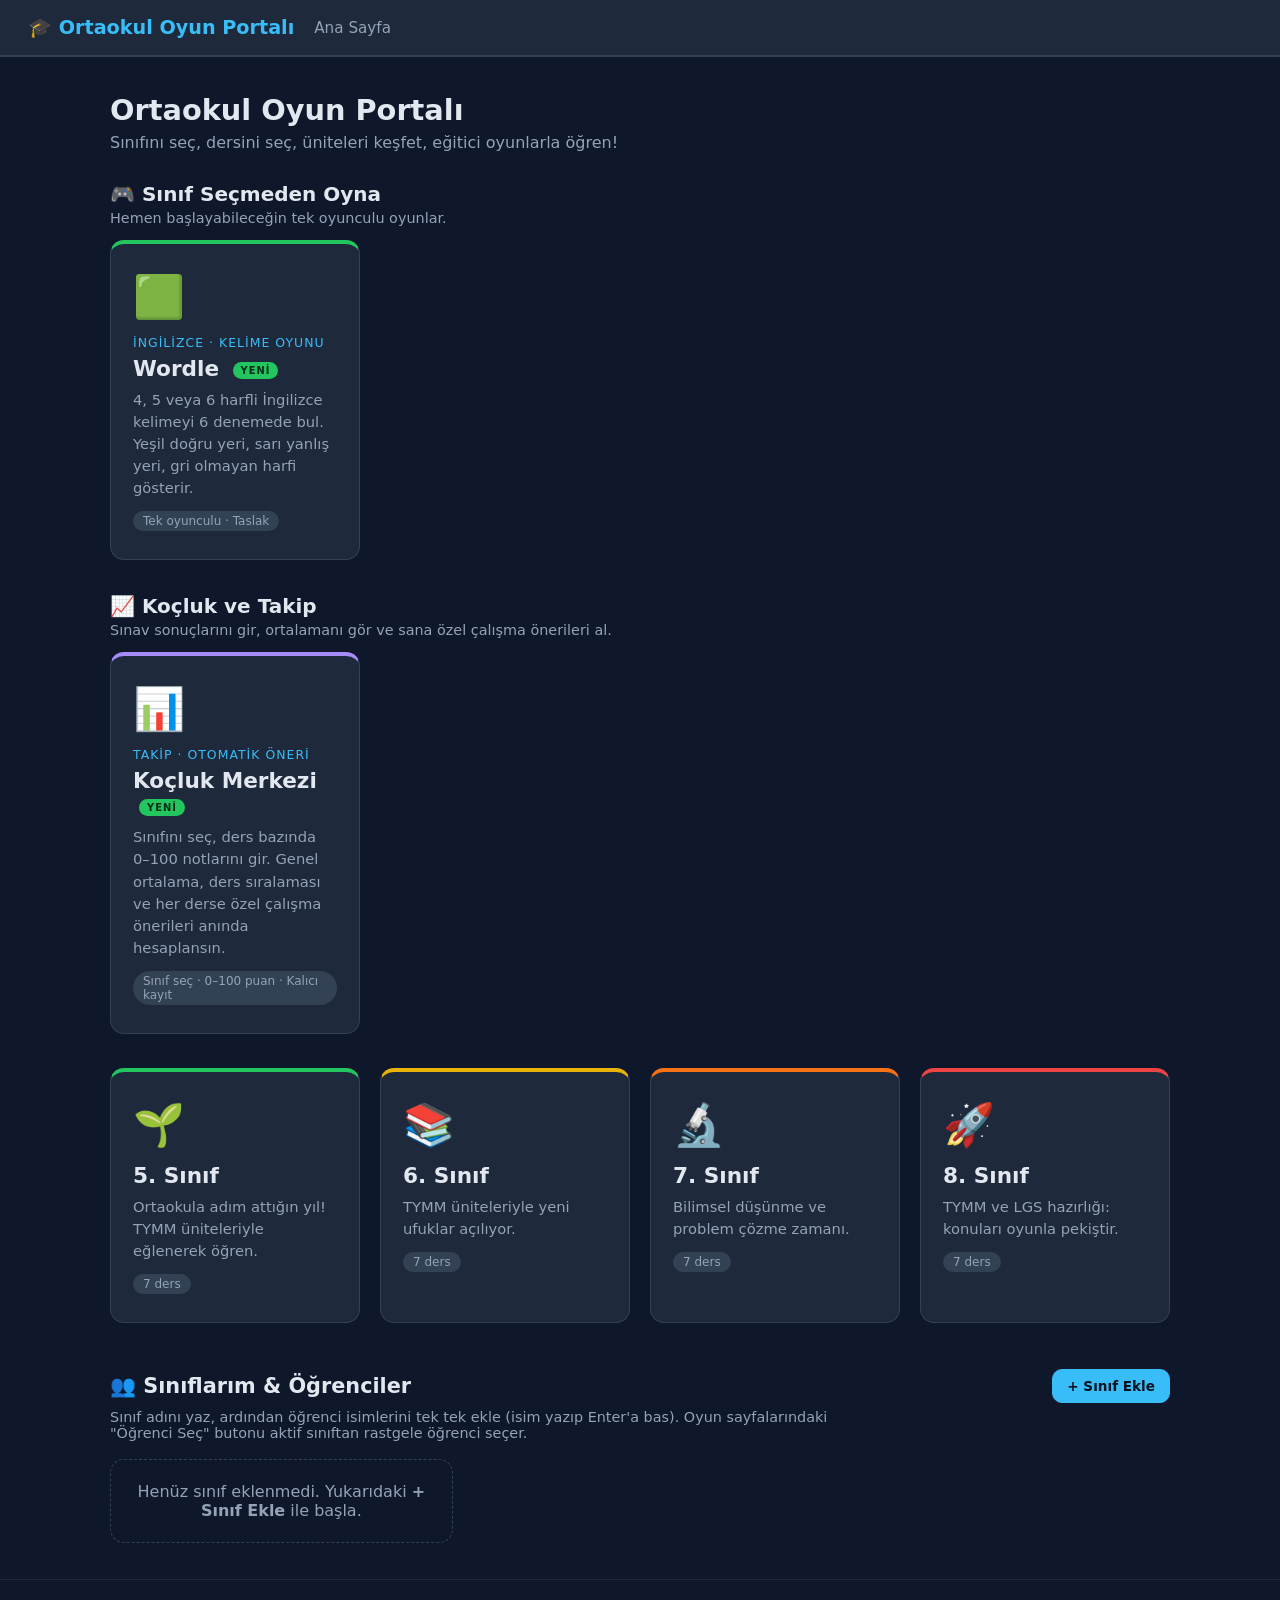
<file: index.html>
<!DOCTYPE html>
<html lang="tr">
<head>
  <meta charset="UTF-8" />
  <meta name="viewport" content="width=device-width, initial-scale=1.0" />
  <title>Ortaokul Eğitim Oyunları</title>
  <link rel="stylesheet" href="style.css" />
  <link rel="stylesheet" href="puanlar.css" />
</head>
<body>
  <header class="site-header">
    <a href="#/" class="logo">🎓 Ortaokul Oyun Portalı</a>
    <nav id="breadcrumb" class="breadcrumb"></nav>
  </header>

  <main id="app" class="container"></main>

  <footer class="site-footer">
    <p>Ortaokul Eğitim Oyunları &copy; 2026 — Taslak Sürüm</p>
  </footer>

  <script src="data.js"></script>
  <script src="siniflar.js"></script>
  <script src="puanlar.js"></script>
  <script src="kocluk.js"></script>
  <script src="app.js"></script>
</body>
</html>
</file>
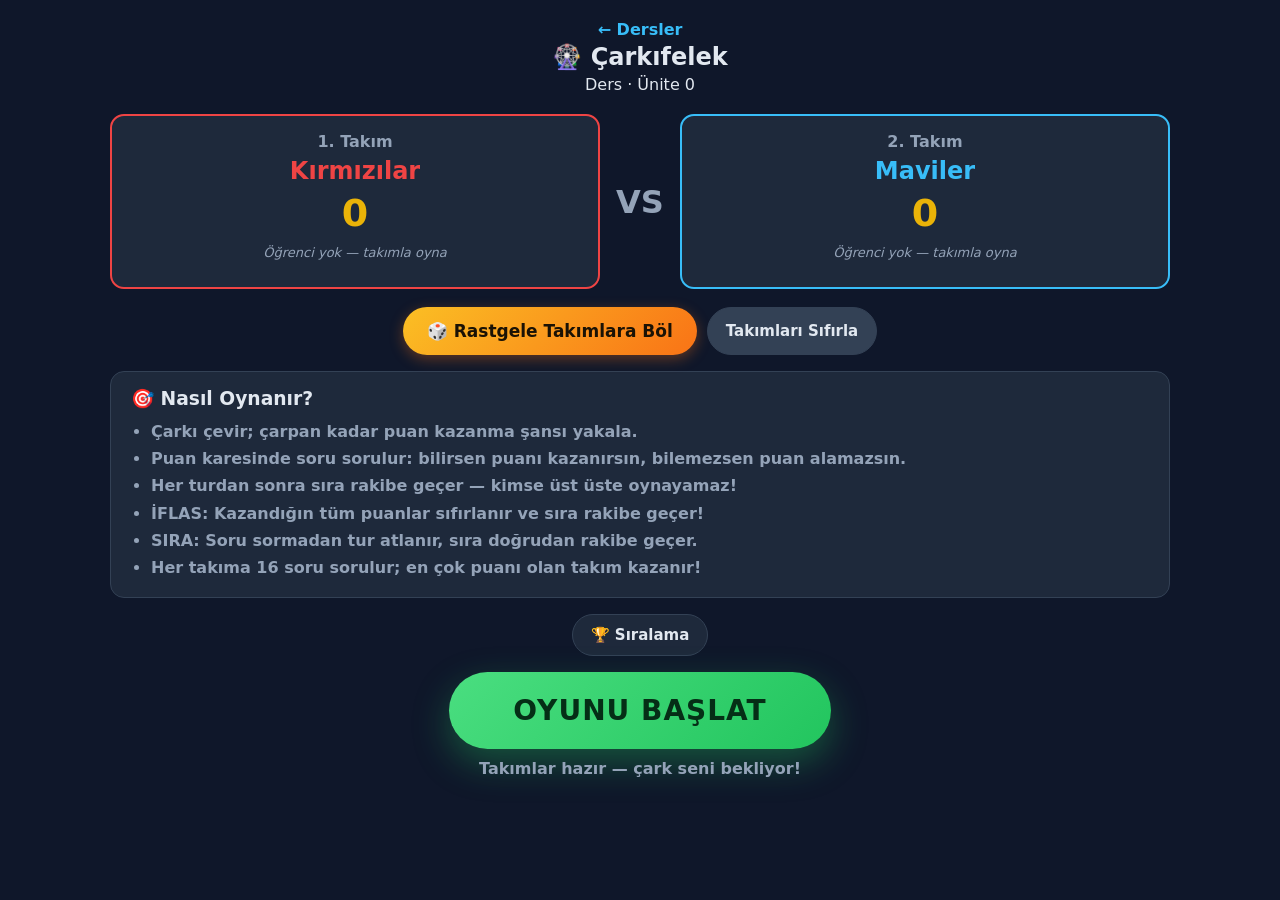
<file: oyunlar/carkifelek.html>
<!DOCTYPE html>
<html lang="tr">

<head>
  <meta charset="UTF-8" />
  <meta name="viewport" content="width=device-width, initial-scale=1.0, maximum-scale=1.0, user-scalable=no" />
  <title>Çarkıfelek</title>
  <link rel="stylesheet" href="carkifelek.css" />
  <link rel="stylesheet" href="../puanlar.css" />
</head>

<body>

  <!-- ================= EKRAN 1: GİRİŞ / HAZIRLIK ================= -->
  <section id="ekranGiris" class="ekran">
    <div class="baslik">
      <a class="geri-link" href="../index.html">← Dersler</a>
      <h1>🎡 Çarkıfelek</h1>
      <p id="dersBilgi">Ders · Ünite</p>
    </div>

    <div class="takim-satir">
      <div class="takim-karti" id="kartT0">
        <span class="etiket">1. Takım</span>
        <span class="isim" id="isimT0">Kırmızılar</span>
        <span class="puan-goster" id="puanT0">0</span>
        <div class="uye-liste" id="uyelerT0"></div>
      </div>
      <div class="vs">VS</div>
      <div class="takim-karti" id="kartT1">
        <span class="etiket">2. Takım</span>
        <span class="isim" id="isimT1">Maviler</span>
        <span class="puan-goster" id="puanT1">0</span>
        <div class="uye-liste" id="uyelerT1"></div>
      </div>
    </div>

    <div class="kontrol">
      <button class="btn-sec buyuk" id="btnTakimBol">🎲 Rastgele Takımlara Böl</button>
      <button class="btn ikincil" id="btnTakimSifirla">Takımları Sıfırla</button>
    </div>

    <div class="kurallar-kutu">
      <h3>🎯 Nasıl Oynanır?</h3>
      <ul>
        <li>Çarkı çevir; çarpan kadar <b>puan kazanma şansı</b> yakala.</li>
        <li>Puan karesinde <b>soru</b> sorulur: <b>bilirsen</b> puanı kazanırsın, <b>bilemezsen</b> puan alamazsın.</li>
        <li><b>Her turdan sonra sıra rakibe geçer</b> — kimse üst üste oynayamaz!</li>
        <li><b>İFLAS</b>: Kazandığın <b>tüm puanlar sıfırlanır</b> ve sıra rakibe geçer!</li>
        <li><b>SIRA</b>: Soru sormadan tur atlanır, sıra doğrudan rakibe geçer.</li>
        <li>Her takıma <b>16 soru</b> sorulur; en çok puanı olan takım kazanır!</li>
      </ul>
    </div>

    <div class="kontrol">
      <button class="btn" id="btnSiralamaGiris">🏆 Sıralama</button>
    </div>

    <div class="baslat-alani">
      <button class="btn-baslat" id="btnOyunuBaslat">OYUNU BAŞLAT</button>
      <p class="baslat-not" id="baslatNot">Takımlar hazır — çark seni bekliyor!</p>
    </div>
  </section>

  <!-- ================= EKRAN 2: OYUN ================= -->
  <section id="ekranOyun" class="ekran" hidden>
    <div class="oyun-ust">
      <button class="btn-kucuk" id="btnGeriGiris">← Çık</button>
      <div class="sira-gosterge" id="siraGosterge">Sıra: Kırmızılar</div>
      <button class="btn-kucuk" id="btnSiralamaOyun">🏆</button>
    </div>

    <div class="skor-satir">
      <div class="skor-chip sol" id="chipT0">
        <span class="chip-isim">Kırmızılar</span>
        <span class="chip-puan" id="oyunPuanT0">0</span>
        <span class="chip-soru" id="oyunSoruT0">0/16 soru</span>
      </div>
      <div class="skor-chip sag" id="chipT1">
        <span class="chip-isim">Maviler</span>
        <span class="chip-puan" id="oyunPuanT1">0</span>
        <span class="chip-soru" id="oyunSoruT1">0/16 soru</span>
      </div>
    </div>

    <div class="cark-alan">
      <div class="isaret">▼</div>
      <canvas id="cark" width="460" height="460"></canvas>
    </div>

    <div class="kontrol">
      <button class="btn-cevir" id="btnCevir">🔄 ÇEVİR</button>
    </div>

    <div class="mesaj-kutu" id="mesajKutu" hidden></div>

    <div class="kontrol">
      <button class="btn ikincil" id="btnYeniOyun">🔄 Yeni Oyun</button>
      <a class="btn ikincil" href="../index.html">🏠 Siteye Dön</a>
    </div>
  </section>

  <!-- ================= SORU MODAL ================= -->
  <div class="modal-gizli" id="soruModal">
    <div class="soru-kutu">
      <div class="soru-ust">
        <span class="soru-takim" id="soruTakim">Kırmızılar</span>
        <span class="soru-deger" id="soruDeger">+100</span>
      </div>
      <div class="soru-metni" id="soruMetni">Soru yükleniyor...</div>
      <div class="secenekler" id="secenekler"></div>
      <div class="soru-bilgi" id="soruBilgi"></div>
      <div class="soru-aksiyon">
        <button class="btn-baslat kucuk-baslat" id="btnDevam" hidden>Devam ▶</button>
      </div>
    </div>
  </div>

  <!-- ================= SONUÇ MODAL ================= -->
  <div class="modal-gizli" id="sonucModal">
    <div class="soru-kutu sonuc-kutu">
      <div class="sonuc-baslik" id="sonucBaslik">🏆 Kazanan: Kırmızılar</div>
      <div class="sonuc-detay" id="sonucDetay"></div>
      <div class="sonuc-aksiyon">
        <button class="btn-sec buyuk" id="btnTekrarOyna">🔄 Tekrar Oyna</button>
        <button class="btn" id="btnSiralamaSonuc">🏆 Sıralama</button>
        <a class="btn ikincil" href="../index.html">🏠 Siteye Dön</a>
      </div>
    </div>
  </div>

  <script src="../data.js"></script>
  <script src="../siniflar.js"></script>
  <script src="../puanlar.js"></script>
  <script src="sorular.js"></script>
  <script src="carkifelek.js"></script>
</body>

</html>
</file>
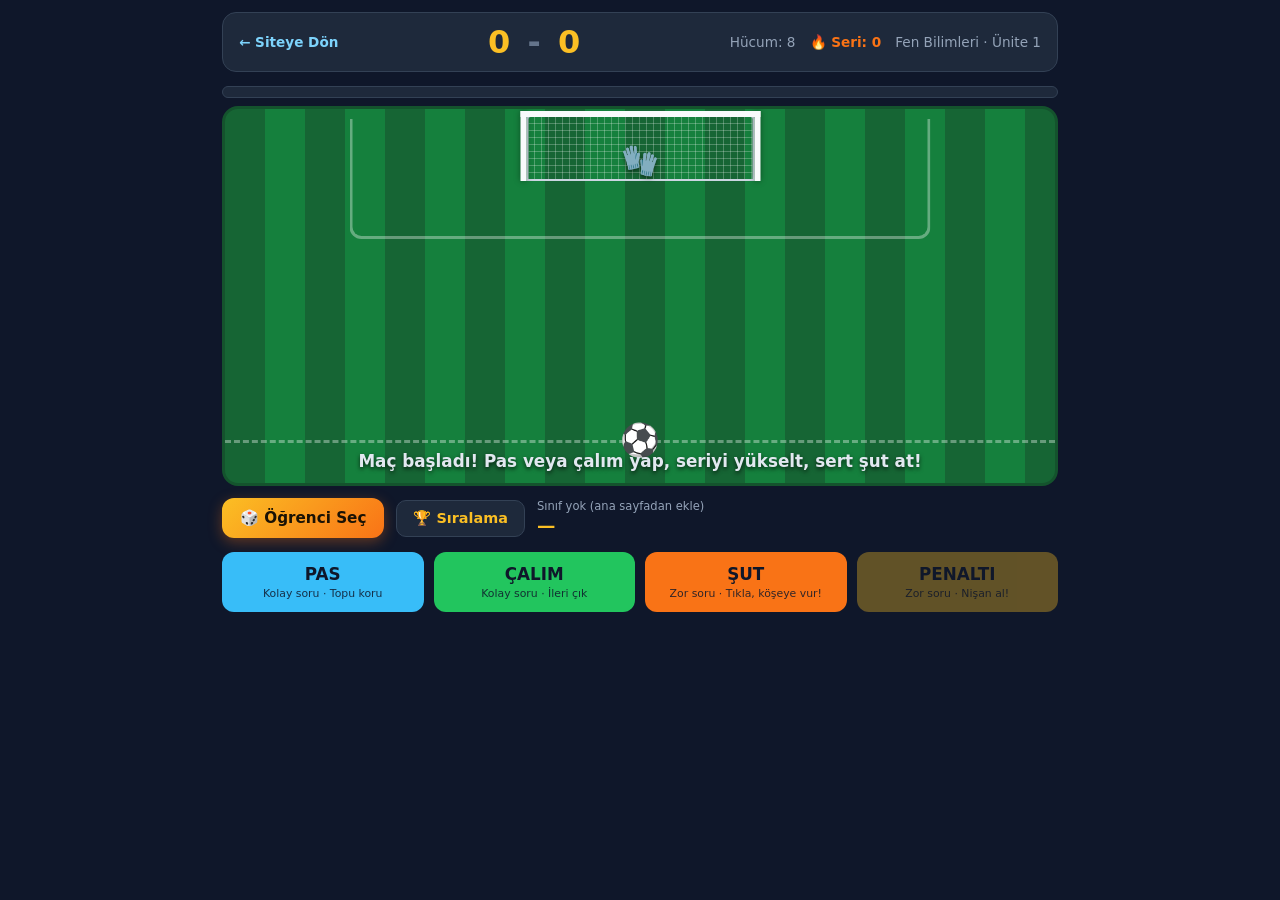
<file: oyunlar/futbol.html>
<!DOCTYPE html>
<html lang="tr">
<head>
  <meta charset="UTF-8" />
  <meta name="viewport" content="width=device-width, initial-scale=1.0" />
  <title>Futbol Şut Akademisi</title>
  <link rel="stylesheet" href="futbol.css" />
  <link rel="stylesheet" href="../puanlar.css" />
</head>
<body>
  <div class="stadyum">
    <header class="skorboard">
      <a href="../index.html" class="btn-geri">← Siteye Dön</a>
      <div class="skor">
        <span id="skorBiz">0</span>
        <span class="skor-sep">-</span>
        <span id="skorCpu">0</span>
      </div>
      <div class="bilgi">
        <span id="kalanHucum">Hücum: 8</span>
        <span id="seriGoster" class="seri">🔥 Seri: 0</span>
        <span id="dersBilgi"></span>
      </div>
    </header>

    <div class="saha-kenar">
      <div class="mesafe-yolu">
        <div class="mesafe-dolgu" id="mesafeDolgu"></div>
        <div class="mesafe-etiket" id="mesafeEtiket">Kendi sahamız</div>
      </div>
    </div>

    <div class="saha" id="saha">
      <div class="ceza-alani">
        <div class="kale" id="kale">
          <div class="ag"></div>
          <div class="direk sol"></div>
          <div class="direk sag"></div>
          <div class="ust-direk"></div>
          <div class="kaleci" id="kaleci"><span>🧤</span></div>
          <div class="nisan" id="nisan"></div>
        </div>
      </div>
      <div class="orta-cizgi"></div>
      <div class="top" id="top">⚽</div>
      <div class="efekt" id="efekt"></div>
      <div class="mesaj" id="mesaj"></div>
    </div>

    <div class="ogrenci-satir">
      <button class="btn-sec" id="btnOgrenciSec">🎲 Öğrenci Seç</button>
      <button class="siralama-btn" id="btnSiralama">🏆 Sıralama</button>
      <div class="ogrenci-bilgi">
        <span class="ogrenci-sinif" id="ogrenciSinif">Sınıf yok</span>
        <span class="ogrenci-goster" id="ogrenciGoster">—</span>
      </div>
    </div>

    <div class="aksiyonlar" id="aksiyonlar">
      <button class="btn aksiyon pas" id="btnPas">
        <b>PAS</b><small>Kolay soru · Topu koru</small>
      </button>
      <button class="btn aksiyon calsim" id="btnCalsim">
        <b>ÇALIM</b><small>Kolay soru · İleri çık</small>
      </button>
      <button class="btn aksiyon sut" id="btnSut">
        <b>ŞUT</b><small>Zor soru · Tıkla, köşeye vur!</small>
      </button>
      <button class="btn aksiyon penalti" id="btnPenalti" disabled>
        <b>PENALTI</b><small>Zor soru · Nişan al!</small>
      </button>
    </div>

    <div class="modal-gizli" id="soruModal">
      <div class="modal">
        <div class="modal-baslik" id="soruTur">ÇALIM SORUSU</div>
        <p class="soru-metin" id="soruMetin"></p>
        <div id="secenekler"></div>
        <p class="ipucu" id="soruIpucu"></p>
      </div>
    </div>

    <div class="modal-gizli" id="sonucModal">
      <div class="modal">
        <h2 id="sonucBaslik">Maç Bitti!</h2>
        <p id="sonucMetin"></p>
        <div class="sonuc-butonlar">
          <button class="btn aksiyon pas" id="btnTekrar">🔁 Tekrar Oyna</button>
          <button class="btn aksiyon penalti" id="btnSiralamaSonuc">🏆 Sıralama</button>
          <a class="btn aksiyon calsim" id="btnSiteye" href="../index.html">🏠 Siteye Dön</a>
        </div>
      </div>
    </div>

    <div class="modal-gizli" id="hucumModal">
      <div class="modal">
        <div class="modal-baslik">İYİ FIRSAT!</div>
        <p class="soru-metin">Kaleci öne fırladı — <b>PENALTI</b> kazandın! Zor soruyu bil ve ağları havalandır.</p>
        <button class="btn aksiyon penalti" id="btnPenaltiBasla">Penaltıya Geç 🎯</button>
      </div>
    </div>

    <div class="modal-gizli" id="ogrenciModal">
      <div class="modal ogrenci-modal">
        <div class="modal-baslik">SEÇİLEN ÖĞRENCİ</div>
        <p class="ogrenci-isim" id="ogrenciIsim">—</p>
        <p class="ogrenci-alt" id="ogrenciAlt"></p>
        <button class="btn aksiyon sut" id="btnOgrenciKapat">Tamam 👍</button>
      </div>
    </div>
  </div>

  <script src="../siniflar.js"></script>
  <script src="../puanlar.js"></script>
  <script src="sorular.js"></script>
  <script src="futbol.js"></script>
</body>
</html>
</file>
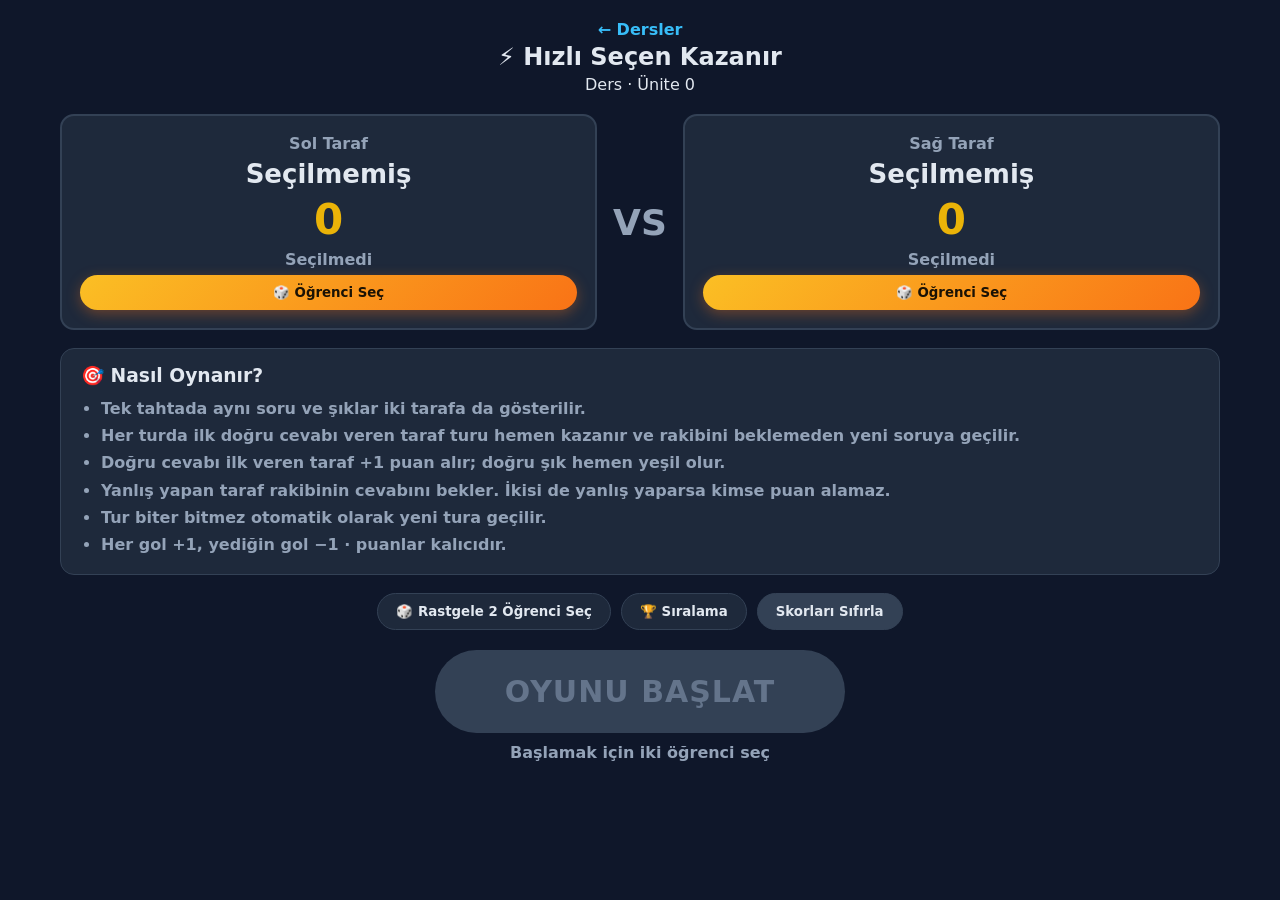
<file: oyunlar/hizli-secen.html>
<!DOCTYPE html>
<html lang="tr">

<head>
  <meta charset="UTF-8" />
  <meta name="viewport" content="width=device-width, initial-scale=1.0, maximum-scale=1.0, user-scalable=no" />
  <title>Hızlı Seçen Kazanır</title>
  <link rel="stylesheet" href="hizli-secen.css" />
  <link rel="stylesheet" href="../puanlar.css" />
</head>

<body>

  <!-- ================= EKRAN 1: GİRİŞ / HAZIRLIK ================= -->
  <section id="ekranGiris" class="ekran">
    <div class="baslik">
      <a class="geri-link" href="../index.html">← Dersler</a>
      <h1>⚡ Hızlı Seçen Kazanır</h1>
      <p id="dersBilgi">Ders · Ünite</p>
    </div>

    <div class="oyuncu-satir">
      <div class="oyuncu-karti" id="kartO1">
        <span class="etiket">Sol Taraf</span>
        <span class="isim" id="isimO1">Seçilmemiş</span>
        <span class="puan" id="puanO1">0</span>
        <span class="durum" id="durumO1">Hazır</span>
        <button class="btn-sec" id="btnO1Sec">🎲 Öğrenci Seç</button>
      </div>
      <div class="vs">VS</div>
      <div class="oyuncu-karti" id="kartO2">
        <span class="etiket">Sağ Taraf</span>
        <span class="isim" id="isimO2">Seçilmemiş</span>
        <span class="puan" id="puanO2">0</span>
        <span class="durum" id="durumO2">Hazır</span>
        <button class="btn-sec" id="btnO2Sec">🎲 Öğrenci Seç</button>
      </div>
    </div>

    <div class="kurallar-kutu">
      <h3>🎯 Nasıl Oynanır?</h3>
      <ul>
        <li>Tek tahtada aynı soru ve şıklar <b>iki tarafa da</b> gösterilir.</li>
        <li>Her turda <b>ilk doğru cevabı</b> veren taraf turu <b>hemen</b> kazanır ve rakibini beklemeden yeni soruya geçilir.</li>
        <li>Doğru cevabı <b>ilk veren</b> taraf <b>+1 puan</b> alır; doğru şık hemen yeşil olur.</li>
        <li>Yanlış yapan taraf <b>rakibinin cevabını bekler</b>. İkisi de yanlış yaparsa <b>kimse puan alamaz</b>.</li>
        <li>Tur biter bitmez <b>otomatik olarak yeni tura</b> geçilir.</li>
        <li>Her gol <b>+1</b>, yediğin gol <b>−1</b> · puanlar kalıcıdır.</li>
      </ul>
    </div>

    <div class="kontrol">
      <button class="btn" id="btnRastgeleIkili">🎲 Rastgele 2 Öğrenci Seç</button>
      <button class="btn" id="btnSiralama">🏆 Sıralama</button>
      <button class="btn ikincil" id="btnSifirla">Skorları Sıfırla</button>
    </div>

    <div class="baslat-alani">
      <button class="btn-baslat" id="btnOyunuBaslat" disabled>OYUNU BAŞLAT</button>
      <p class="baslat-not" id="baslatNot">Başlamak için iki öğrenci seç</p>
    </div>
  </section>

  <!-- ================= EKRAN 2: OYUN ================= -->
  <section id="ekranOyun" class="ekran" hidden>
    <div class="ilerleme-kutu">
      <div class="ilerleme-baslik">
        <button class="btn-kucuk" id="btnGeriGiris">← Çık</button>
        <h3>İlerleme</h3>
        <span class="tur-sayaci" id="turSayaci">Tur 0</span>
      </div>
      <div class="ilerleme-bilgi">
        <span id="adv1">—</span>
        <span class="orta">Önceki Tur Kazananı</span>
        <span id="adv2">—</span>
      </div>
      <div class="bar-kutu">
        <div class="bar" id="barO1"></div>
        <div class="bar-orta"></div>
        <div class="bar" id="barO2"></div>
      </div>
      <div class="bar-etiketler">
        <span id="lblO1">Sol</span>
        <span id="sonucTur">Tur Bekleniyor</span>
        <span id="lblO2">Sağ</span>
      </div>
      <div class="skor-satir">
        <span class="skor-chip sol" id="chipO1">Oyuncu 1: 0</span>
        <span class="skor-chip sag" id="chipO2">Oyuncu 2: 0</span>
      </div>
    </div>

    <div class="soru-kutu" id="soruKutu">
      <div class="tur-bilgi">
        <span id="turNo">Tur 1</span>
        <span id="zorluk">Kolay</span>
        <span id="sure">İlk doğru cevap turu bitirir · yanlışta rakip beklenir</span>
      </div>
      <div class="soru-metni" id="soruMetni">Soru yükleniyor...</div>

      <div class="bolumler tek-tahta">
        <div class="bolum sol" id="bolumSol">
          <div class="bolum-isim" id="bolumIsim1">Sol Taraf</div>
          <div class="secenekler tektahta" id="seceneklerSol"></div>
          <div class="bolum-durum" id="durumSol">Bekliyor...</div>
        </div>

        <div class="orta-cizgi"></div>

        <div class="bolum sag" id="bolumSag">
          <div class="bolum-isim" id="bolumIsim2">Sağ Taraf</div>
          <div class="secenekler tektahta" id="seceneklerSag"></div>
          <div class="bolum-durum" id="durumSag">Bekliyor...</div>
        </div>
      </div>

      <div class="bilgi-cizgi" id="bilgiCizgi">
        İki taraf da aynı soruyu görür. İlk doğru cevap turu kazanır ve hemen yeni soruya geçilir; yanlış cevapta rakip beklenir.
      </div>
    </div>

    <div class="kontrol">
      <button class="btn" id="btnSiralamaOyun">🏆 Sıralama</button>
    </div>
  </section>

  <div class="ogrenci-modal" id="ogrenciModal">
    <div class="ogrenci-kutu">
      <div class="ogrenci-baslik">
        <h3>Öğrenci Seç</h3>
        <button class="ogrenci-kapat" id="btnOgrenciKapat">✕</button>
      </div>
      <p id="ogrenciSinif">Sınıf bilgisi</p>
      <p id="ogrenciIsim">—</p>
      <p id="ogrenciAlt">—</p>
      <div class="ogrenci-aksiyon">
        <button class="btn-sec buyuk" id="btnOgrenciSec2">🎲 Rastgele Seç</button>
        <button class="btn ikincil" id="btnOgrenciKapat2">Kapat</button>
      </div>
    </div>
  </div>

  <script src="../data.js"></script>
  <script src="../siniflar.js"></script>
  <script src="../puanlar.js"></script>
  <script src="sorular.js"></script>
  <script src="hizli-secen.js"></script>
</body>

</html>
</file>
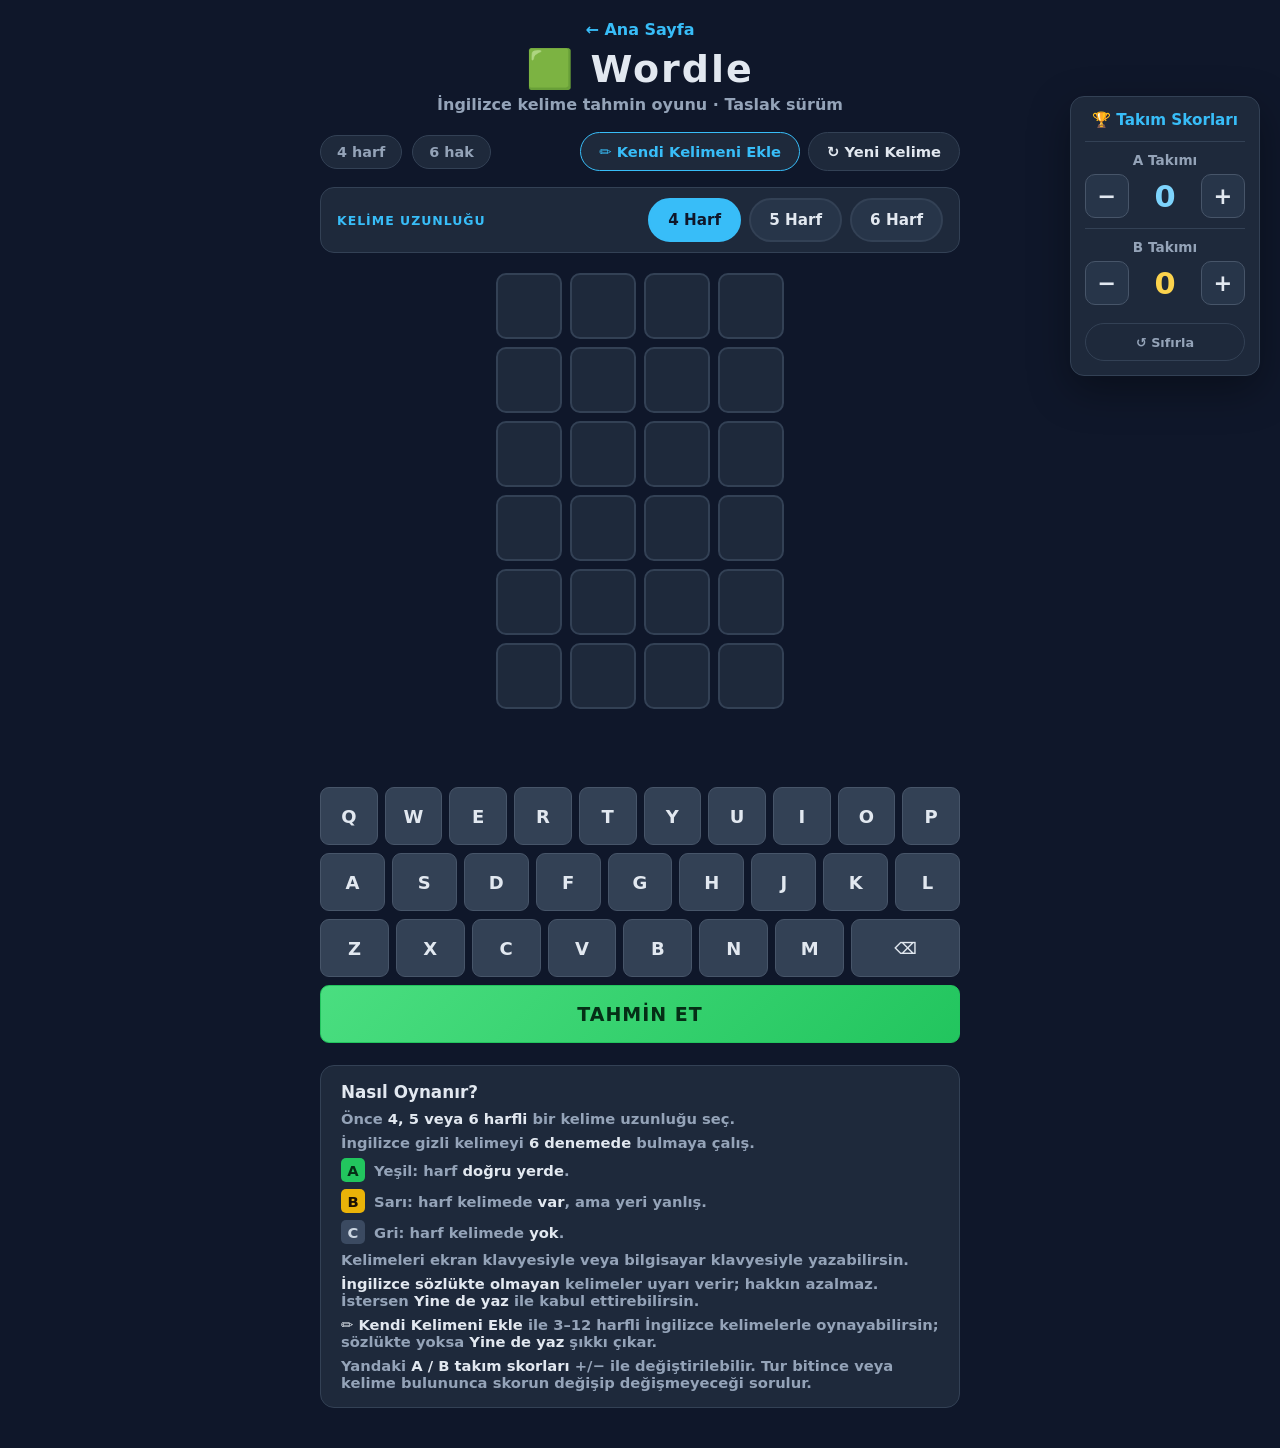
<file: oyunlar/wordle.html>
<!DOCTYPE html>
<html lang="tr">

<head>
  <meta charset="UTF-8" />
  <meta name="viewport" content="width=device-width, initial-scale=1.0, maximum-scale=1.0, user-scalable=no" />
  <title>Wordle · İngilizce Kelime Tahmin Oyunu</title>
  <link rel="stylesheet" href="wordle.css" />
</head>

<body>
  <header class="wordle-ust">
    <a class="geri-link" href="../index.html">← Ana Sayfa</a>
    <h1>🟩 Wordle</h1>
    <p class="alt-baslik">İngilizce kelime tahmin oyunu · Taslak sürüm</p>
  </header>

  <main class="wordle-alan">
    <section class="skor-panel" aria-label="Takım skorları">
      <h2>🏆 Takım Skorları</h2>
      <div class="skor-satir" data-takim="A">
        <span class="skor-ad">A Takımı</span>
        <div class="skor-kontroller">
          <button type="button" class="skor-btn" data-skor-takim="A" data-skor-delta="-1" aria-label="A takımından 1 puan çıkar">−</button>
          <span class="skor-deger" id="skorA">0</span>
          <button type="button" class="skor-btn" data-skor-takim="A" data-skor-delta="1" aria-label="A takımına 1 puan ekle">+</button>
        </div>
      </div>
      <div class="skor-satir" data-takim="B">
        <span class="skor-ad">B Takımı</span>
        <div class="skor-kontroller">
          <button type="button" class="skor-btn" data-skor-takim="B" data-skor-delta="-1" aria-label="B takımından 1 puan çıkar">−</button>
          <span class="skor-deger" id="skorB">0</span>
          <button type="button" class="skor-btn" data-skor-takim="B" data-skor-delta="1" aria-label="B takımına 1 puan ekle">+</button>
        </div>
      </div>
      <button type="button" class="skor-sifirla" id="btnSkorSifirla">↺ Sıfırla</button>
    </section>

    <div class="durum-cubugu">
      <span class="durum-cip" id="harfBilgi">— harf</span>
      <span class="durum-cip" id="hakBilgi">6 hak</span>
      <div class="durum-aksiyon">
        <button type="button" class="btn-yeni btn-ozel" id="btnOzelKelime">✏️ Kendi Kelimeni Ekle</button>
        <button type="button" class="btn-yeni" id="btnYeniKelime">↻ Yeni Kelime</button>
      </div>
    </div>

    <div class="uzunluk-secim" role="group" aria-label="Kelime uzunluğu">
      <span class="uzunluk-baslik">Kelime Uzunluğu</span>
      <div class="uzunluk-butonlar">
        <button type="button" class="uzunluk-btn" data-uzunluk="4" aria-pressed="false">4 Harf</button>
        <button type="button" class="uzunluk-btn" data-uzunluk="5" aria-pressed="false">5 Harf</button>
        <button type="button" class="uzunluk-btn" data-uzunluk="6" aria-pressed="false">6 Harf</button>
      </div>
    </div>

    <div class="tahta" id="tahta" role="grid" aria-label="Kelime tahmin tahtası"></div>

    <div class="mesaj-satir">
      <p class="mesaj" id="mesaj" role="status" aria-live="polite"></p>
      <button type="button" class="btn-yine-de" id="btnYineDe" hidden>Yine de yaz</button>
    </div>

    <div class="klavye" id="klavye" aria-label="İngilizce klavye"></div>

    <section class="kurallar-kutu">
      <h2>Nasıl Oynanır?</h2>
      <ul>
        <li>Önce <b>4, 5 veya 6 harfli</b> bir kelime uzunluğu seç.</li>
        <li>İngilizce gizli kelimeyi <b>6 denemede</b> bulmaya çalış.</li>
        <li><span class="ornek dogru">A</span> Yeşil: harf <b>doğru yerde</b>.</li>
        <li><span class="ornek var">B</span> Sarı: harf kelimede <b>var</b>, ama yeri yanlış.</li>
        <li><span class="ornek yok">C</span> Gri: harf kelimede <b>yok</b>.</li>
        <li>Kelimeleri ekran klavyesiyle veya bilgisayar klavyesiyle yazabilirsin.</li>
        <li><b>İngilizce sözlükte olmayan</b> kelimeler uyarı verir; hakkın azalmaz. İstersen <b>Yine de yaz</b> ile kabul ettirebilirsin.</li>
        <li><b>✏️ Kendi Kelimeni Ekle</b> ile 3–12 harfli İngilizce kelimelerle oynayabilirsin; sözlükte yoksa <b>Yine de yaz</b> şıkkı çıkar.</li>
        <li>Yandaki <b>A / B takım skorları</b> +/− ile değiştirilebilir. Tur bitince veya kelime bulununca skorun değişip değişmeyeceği sorulur.</li>
      </ul>
    </section>
  </main>

  <div class="ozel-modal" id="ozelModal" aria-hidden="true">
    <div class="ozel-kutu" role="dialog" aria-modal="true" aria-labelledby="ozelBaslik">
      <div class="ozel-baslik">
        <h2 id="ozelBaslik">✏️ Kendi Kelimeni Ekle</h2>
        <button type="button" class="ozel-kapat" id="btnOzelKapat" aria-label="Kapat">✕</button>
      </div>
      <p class="ozel-aciklama">3–12 harfli bir İngilizce kelime yaz. Sözlükte yoksa <b>Yine de yaz</b> diyerek devam edebilirsin.</p>
      <input type="text" id="ozelGirdi" class="ozel-girdi" maxlength="12" autocomplete="off"
        autocapitalize="characters" spellcheck="false" placeholder="Örn. SCHOOL" />
      <div class="ozel-hata-satir">
        <p class="ozel-hata" id="ozelHata" role="alert"></p>
        <button type="button" class="btn-yine-de btn-yine-de-ozel" id="btnOzelYineDe" hidden>Yine de yaz</button>
      </div>
      <div class="ozel-aksiyon">
        <button type="button" class="btn-ozel-oyna" id="btnOzelOyna">Oyna</button>
        <button type="button" class="btn-ozel-iptal" id="btnOzelIptal">İptal</button>
      </div>
    </div>
  </div>

  <div class="ozel-modal" id="skorModal" aria-hidden="true">
    <div class="ozel-kutu" role="dialog" aria-modal="true" aria-labelledby="skorBaslik">
      <div class="ozel-baslik">
        <h2 id="skorBaslik">🏆 Skor güncellensin mi?</h2>
        <button type="button" class="ozel-kapat" id="btnSkorKapat" aria-label="Kapat">✕</button>
      </div>
      <p class="ozel-aciklama" id="skorModalAciklama">Tur bitti.</p>
      <div class="skor-secenekler">
        <button type="button" class="skor-secenek a" data-skor-ver="A">A Takımına +1</button>
        <button type="button" class="skor-secenek b" data-skor-ver="B">B Takımına +1</button>
        <button type="button" class="skor-secenek hayir" id="btnSkorHayir">Değişmesin</button>
      </div>
    </div>
  </div>

  <script src="wordle-kelimeler.js"></script>
  <script src="wordle.js"></script>
</body>

</html>
</file>
<file: style.css>
:root {
  --bg: #0f172a;
  --card: #1e293b;
  --card-hover: #273549;
  --text: #e2e8f0;
  --muted: #94a3b8;
  --accent: #38bdf8;
  --c5: #22c55e;
  --c6: #eab308;
  --c7: #f97316;
  --c8: #ef4444;
  --radius: 14px;
}

* { margin: 0; padding: 0; box-sizing: border-box; }

body {
  font-family: "Segoe UI", system-ui, sans-serif;
  background: var(--bg);
  color: var(--text);
  min-height: 100vh;
  display: flex;
  flex-direction: column;
}

.site-header {
  display: flex;
  align-items: center;
  gap: 20px;
  padding: 16px 28px;
  background: var(--card);
  border-bottom: 2px solid #334155;
  flex-wrap: wrap;
}

.logo {
  color: var(--accent);
  font-weight: 700;
  font-size: 1.2rem;
  text-decoration: none;
}

.breadcrumb { font-size: 0.95rem; color: var(--muted); }
.breadcrumb a { color: var(--accent); text-decoration: none; }
.breadcrumb a:hover { text-decoration: underline; }
.breadcrumb .sep { margin: 0 8px; color: #475569; }

.container {
  flex: 1;
  width: 100%;
  max-width: 1100px;
  margin: 0 auto;
  padding: 36px 20px;
}

.site-footer {
  text-align: center;
  padding: 18px;
  color: var(--muted);
  font-size: 0.85rem;
  border-top: 1px solid #1e293b;
}

.page-title { font-size: 1.8rem; margin-bottom: 6px; }
.page-sub { color: var(--muted); margin-bottom: 30px; }

.grid {
  display: grid;
  gap: 20px;
  grid-template-columns: repeat(auto-fill, minmax(230px, 1fr));
}

.card {
  background: var(--card);
  border: 1px solid #334155;
  border-radius: var(--radius);
  padding: 28px 22px;
  cursor: pointer;
  text-decoration: none;
  color: var(--text);
  transition: transform 0.15s, background 0.15s, border-color 0.15s;
  display: block;
}

.card:hover {
  transform: translateY(-4px);
  background: var(--card-hover);
  border-color: var(--accent);
}

.card .icon { font-size: 2.6rem; margin-bottom: 14px; display: block; }
.card h2 { font-size: 1.35rem; margin-bottom: 8px; }
.card p { color: var(--muted); font-size: 0.92rem; line-height: 1.5; }

.card.class-5 { border-top: 4px solid var(--c5); }
.card.class-6 { border-top: 4px solid var(--c6); }
.card.class-7 { border-top: 4px solid var(--c7); }
.card.class-8 { border-top: 4px solid var(--c8); }

.badge {
  display: inline-block;
  font-size: 0.75rem;
  padding: 3px 10px;
  border-radius: 999px;
  background: #334155;
  color: var(--muted);
  margin-top: 12px;
}

/* ---------- Ana sayfa: sınıf seçmeden oynanan oyunlar ---------- */
.ana-oyunlar { margin-bottom: 34px; }

.bolum-baslik { margin-bottom: 14px; }
.bolum-baslik h2 { font-size: 1.25rem; margin-bottom: 4px; }
.bolum-baslik p { color: var(--muted); font-size: 0.9rem; }

.wordle-kart { border-top: 4px solid var(--c5); }

.yeni-etiket {
  display: inline-block;
  vertical-align: middle;
  font-size: 0.62rem;
  font-weight: 800;
  letter-spacing: 1px;
  color: #052e16;
  background: var(--c5);
  border-radius: 999px;
  padding: 3px 8px;
  margin-left: 6px;
}

.unit-number {
  font-weight: 700;
  color: var(--accent);
  font-size: 0.85rem;
  letter-spacing: 0.5px;
}

.game-card { cursor: default; display: flex; flex-direction: column; }
.game-card:hover { transform: translateY(-4px); }
.game-link { color: inherit; text-decoration: none; display: block; flex: 1; }
.game-card .siralama-btn { margin-top: 18px; align-self: flex-start; }

.empty-state {
  text-align: center;
  padding: 60px 20px;
  color: var(--muted);
}

.empty-state .icon { font-size: 3rem; margin-bottom: 14px; }

.back-link {
  display: inline-block;
  margin-bottom: 24px;
  color: var(--accent);
  text-decoration: none;
  font-weight: 600;
}
.back-link:hover { text-decoration: underline; }

.subject-tag {
  font-size: 0.78rem;
  color: var(--accent);
  text-transform: uppercase;
  letter-spacing: 1px;
  margin-bottom: 6px;
}

/* ---------- Almanca zorluk seçimi ---------- */
.zorluk-secim {
  display: flex;
  align-items: center;
  gap: 16px;
  flex-wrap: wrap;
  margin-bottom: 22px;
  padding: 14px 18px;
  background: var(--card);
  border: 1px solid #334155;
  border-radius: var(--radius);
}

.zorluk-baslik {
  font-size: 0.82rem;
  font-weight: 700;
  letter-spacing: 0.08em;
  text-transform: uppercase;
  color: var(--accent);
}

.zorluk-butonlar { display: flex; gap: 10px; flex-wrap: wrap; }

.zorluk-btn {
  font: inherit;
  font-weight: 700;
  min-height: 48px;
  padding: 10px 26px;
  border: 2px solid #334155;
  border-radius: 999px;
  background: var(--card-hover);
  color: var(--text);
  cursor: pointer;
  touch-action: manipulation;
  transition: background 0.15s, border-color 0.15s, color 0.15s, transform 0.15s;
}

.zorluk-btn:hover { border-color: var(--accent); }
.zorluk-btn:active { transform: scale(0.97); }
.zorluk-btn:focus-visible { outline: 3px solid var(--accent); outline-offset: 2px; }
.zorluk-btn.aktif { background: var(--accent); border-color: var(--accent); color: #0f172a; }

.zorluk-not {
  margin-left: auto;
  font-size: 0.85rem;
  color: var(--muted);
}

@media (max-width: 640px) {
  .zorluk-not { margin-left: 0; }
}

/* ---------- Sınıflarım / Öğrenciler ---------- */
.sinif-yonetim { margin-top: 46px; }

.sy-baslik {
  display: flex;
  align-items: center;
  justify-content: space-between;
  gap: 14px;
  flex-wrap: wrap;
  margin-bottom: 6px;
}

.sy-baslik h2 { font-size: 1.3rem; }

.sy-aciklama { color: var(--muted); font-size: 0.9rem; margin-bottom: 18px; max-width: 760px; }

.btn-mini {
  background: #24334a;
  color: var(--accent);
  border: 1px solid #334155;
  border-radius: 10px;
  padding: 8px 14px;
  font-family: inherit;
  font-size: 0.85rem;
  font-weight: 600;
  cursor: pointer;
  transition: background 0.15s, transform 0.1s;
}
.btn-mini:hover { background: #33477a; transform: translateY(-1px); }
.btn-ekle { background: var(--accent); color: #0b1220; border-color: var(--accent); }
.btn-ekle:hover { background: #7dd3fc; }
.btn-sil { color: #f87171; padding: 8px 10px; }

.sy-liste {
  display: grid;
  gap: 16px;
  grid-template-columns: repeat(auto-fill, minmax(300px, 1fr));
}

.sy-kart {
  background: var(--card);
  border: 1px solid #334155;
  border-radius: var(--radius);
  padding: 16px 18px;
}
.sy-kart.aktif { border-color: var(--accent); box-shadow: 0 0 0 1px var(--accent); }

.sy-kart-baslik {
  display: flex;
  align-items: center;
  justify-content: space-between;
  gap: 10px;
  flex-wrap: wrap;
  margin-bottom: 12px;
}
.sy-kart-baslik h3 { font-size: 1.05rem; }
.sy-sayi { color: var(--muted); font-size: 0.78rem; font-weight: 500; margin-left: 6px; }
.sy-kart-aksiyon { display: flex; align-items: center; gap: 8px; }

.sy-aktif-etiket {
  background: #14532d;
  color: #4ade80;
  font-size: 0.7rem;
  font-weight: 700;
  letter-spacing: 1px;
  padding: 5px 10px;
  border-radius: 999px;
}

.sy-ogrenciler { display: flex; flex-wrap: wrap; gap: 8px; margin-bottom: 0; min-height: 30px; }

.sy-cip {
  display: inline-flex;
  align-items: center;
  gap: 6px;
  background: #1e293b;
  border: 1px solid #334155;
  border-radius: 999px;
  padding: 5px 6px 5px 12px;
  font-size: 0.88rem;
}

.sy-cip-sil {
  border: none;
  background: rgba(248, 113, 113, 0.15);
  color: #f87171;
  width: 20px;
  height: 20px;
  border-radius: 50%;
  cursor: pointer;
  font-size: 0.9rem;
  line-height: 1;
  display: grid;
  place-items: center;
}
.sy-cip-sil:hover { background: #f87171; color: #0b1220; }

.sy-bos { color: #64748b; font-size: 0.85rem; font-style: italic; }
.sy-bos-durum {
  color: var(--muted);
  padding: 22px;
  border: 1px dashed #334155;
  border-radius: var(--radius);
  text-align: center;
}

.sy-input {
  width: 100%;
  background: #0f172a;
  border: 1px solid #334155;
  border-radius: 10px;
  padding: 10px 12px;
  color: var(--text);
  font-family: inherit;
  font-size: 0.9rem;
  margin-bottom: 12px;
}
.sy-input:focus { outline: none; border-color: var(--accent); }
.sy-input::placeholder { color: #475569; }

/* ---------- Koçluk Merkezi ---------- */
.ana-araclar { margin-bottom: 34px; }
.kocluk-kart { border-top: 4px solid #a78bfa; }

.kocluk-panel {
  background: rgba(30, 41, 59, 0.45);
  border: 1px solid #334155;
  border-radius: var(--radius);
  padding: 20px;
}

.kocluk-ust {
  display: flex;
  align-items: flex-end;
  gap: 12px;
  flex-wrap: wrap;
  margin-bottom: 18px;
}

.kocluk-secim {
  display: flex;
  flex-direction: column;
  gap: 6px;
  min-width: 180px;
}

.kocluk-secim > span {
  font-size: 0.78rem;
  font-weight: 800;
  letter-spacing: 0.08em;
  text-transform: uppercase;
  color: var(--accent);
}

.kocluk-secim select {
  min-height: 44px;
  background: var(--card);
  color: var(--text);
  border: 1px solid #334155;
  border-radius: 10px;
  padding: 8px 12px;
  font-family: inherit;
  font-size: 0.95rem;
  font-weight: 700;
  cursor: pointer;
}
.kocluk-secim select:focus { outline: none; border-color: var(--accent); }

.kocluk-ozet {
  display: grid;
  grid-template-columns: repeat(3, 1fr);
  gap: 14px;
  margin-bottom: 20px;
}

.ozet-kart {
  background: var(--card);
  border: 1px solid #334155;
  border-radius: var(--radius);
  padding: 14px 16px;
  display: flex;
  flex-direction: column;
  gap: 2px;
}

.ozet-etiket {
  font-size: 0.75rem;
  color: var(--muted);
  font-weight: 700;
  text-transform: uppercase;
  letter-spacing: 0.06em;
}

.ozet-deger {
  font-size: 1.8rem;
  line-height: 1.2;
  color: var(--text);
  font-variant-numeric: tabular-nums;
}

.ozet-alt { font-size: 0.78rem; color: var(--muted); }

.kocluk-grid {
  display: grid;
  grid-template-columns: minmax(300px, 0.95fr) minmax(320px, 1.05fr);
  gap: 20px;
  align-items: start;
}

.kocluk-form-kutu,
.kocluk-sonuc {
  background: var(--card);
  border: 1px solid #334155;
  border-radius: var(--radius);
  padding: 20px;
}

.kocluk-form-kutu h2,
.kocluk-sonuc h2 {
  font-size: 1.1rem;
  margin-bottom: 10px;
}

.kocluk-ipucu {
  color: var(--muted);
  font-size: 0.84rem;
  line-height: 1.5;
  margin-bottom: 16px;
}

.form-satir {
  display: grid;
  grid-template-columns: 1fr 1fr;
  gap: 12px;
  margin-bottom: 16px;
}

.form-satir label {
  display: flex;
  flex-direction: column;
  gap: 6px;
  font-size: 0.8rem;
  font-weight: 700;
  color: var(--muted);
}

.form-satir input {
  min-height: 44px;
  background: #0f172a;
  border: 1px solid #334155;
  border-radius: 10px;
  color: var(--text);
  padding: 8px 12px;
  font-family: inherit;
  font-size: 0.9rem;
}
.form-satir input:focus { outline: none; border-color: var(--accent); }
.form-satir input::placeholder { color: #475569; }

.notlar-grid {
  display: grid;
  grid-template-columns: repeat(auto-fill, minmax(150px, 1fr));
  gap: 10px;
}

.not-kutu {
  background: #0f172a;
  border: 1px solid #334155;
  border-radius: 10px;
  padding: 10px;
  display: flex;
  flex-direction: column;
  gap: 6px;
}
.not-kutu:focus-within { border-color: var(--accent); }

.not-ders {
  font-size: 0.78rem;
  font-weight: 700;
  color: var(--muted);
}

.not-kutu input {
  width: 100%;
  min-height: 40px;
  background: #1e293b;
  border: 1px solid #334155;
  border-radius: 8px;
  color: var(--text);
  padding: 6px 8px;
  font-family: inherit;
  font-size: 0.95rem;
  font-weight: 800;
}
.not-kutu input:focus { outline: none; border-color: var(--accent); }
.not-kutu input::placeholder { color: #475569; font-weight: 400; }

.form-hata {
  min-height: 20px;
  margin-top: 10px;
  color: #f87171;
  font-size: 0.82rem;
  font-weight: 700;
}

.form-aksiyon {
  display: flex;
  gap: 10px;
  flex-wrap: wrap;
  margin-top: 6px;
}

.btn-kaydet {
  min-height: 44px;
  border: none;
  border-radius: 999px;
  padding: 10px 24px;
  background: linear-gradient(135deg, #a78bfa, #7c3aed);
  color: #fff;
  font-family: inherit;
  font-size: 0.92rem;
  font-weight: 900;
  cursor: pointer;
  touch-action: manipulation;
  transition: filter 0.15s, transform 0.1s;
}
.btn-kaydet:hover { filter: brightness(1.08); }
.btn-kaydet:active { transform: scale(0.98); }

.sinav-liste {
  display: flex;
  flex-direction: column;
  gap: 10px;
  max-height: 320px;
  overflow-y: auto;
  padding-right: 4px;
  margin-bottom: 24px;
}

.kocluk-bos {
  color: var(--muted);
  font-size: 0.9rem;
  padding: 18px;
  border: 1px dashed #334155;
  border-radius: 10px;
  text-align: center;
}

.sinav-kart {
  background: #0f172a;
  border: 1px solid #334155;
  border-radius: 10px;
  padding: 12px 14px;
}

.sinav-baslik {
  display: flex;
  align-items: center;
  justify-content: space-between;
  gap: 10px;
  flex-wrap: wrap;
}
.sinav-baslik strong { font-size: 0.95rem; }
.sinav-tarih { display: block; color: var(--muted); font-size: 0.75rem; margin-top: 2px; }
.sinav-sag { display: flex; align-items: center; gap: 10px; }
.sinav-ort { color: var(--accent); font-weight: 900; font-size: 1.05rem; white-space: nowrap; }
.sinav-ort small { color: var(--muted); font-size: 0.7rem; font-weight: 600; }

.sinav-notlar { display: flex; flex-wrap: wrap; gap: 6px; margin-top: 10px; }
.sinav-not {
  background: #1e293b;
  border: 1px solid #334155;
  border-radius: 999px;
  padding: 4px 9px;
  font-size: 0.75rem;
  color: var(--muted);
}
.sinav-not b { color: var(--text); }

.oneri-baslik { margin-top: 8px; }
.oneri-alani { display: flex; flex-direction: column; gap: 12px; }

.oneri-genel {
  background: #0f172a;
  border-left: 4px solid #a78bfa;
  border-radius: 8px;
  padding: 12px 14px;
  color: var(--muted);
  font-size: 0.9rem;
  line-height: 1.5;
}

.oneri-listesi { display: flex; flex-direction: column; gap: 10px; }

.oneri-kart {
  background: #0f172a;
  border: 1px solid #334155;
  border-left: 4px solid #64748b;
  border-radius: 10px;
  padding: 12px 14px;
}
.oneri-kart.risk { border-left-color: #ef4444; }
.oneri-kart.orta { border-left-color: #eab308; }
.oneri-kart.iyi { border-left-color: #38bdf8; }
.oneri-kart.guclu { border-left-color: #22c55e; }

.oneri-ust { display: flex; align-items: center; gap: 10px; flex-wrap: wrap; margin-bottom: 6px; }
.oneri-ders { font-weight: 800; font-size: 0.9rem; }
.oneri-puan { font-weight: 900; font-size: 1rem; }
.oneri-seviye {
  border: 1px solid;
  border-radius: 999px;
  padding: 2px 8px;
  font-size: 0.7rem;
  font-weight: 800;
}
.oneri-kart p { color: var(--muted); font-size: 0.85rem; line-height: 1.5; }

@media (max-width: 860px) {
  .kocluk-grid { grid-template-columns: 1fr; }
}

@media (max-width: 560px) {
  .kocluk-ozet { grid-template-columns: 1fr; }
  .form-satir { grid-template-columns: 1fr; }
  .kocluk-ust .btn-mini { flex: 1 1 auto; }
}
</file>
<file: puanlar.css>
/* Puan tablosu (index.html ve oyunlarda ortak) */
.puan-overlay {
  position: fixed;
  inset: 0;
  background: rgba(3, 7, 18, 0.72);
  display: none;
  align-items: center;
  justify-content: center;
  padding: 16px;
  z-index: 1000;
}
.puan-overlay.acik { display: flex; }

.puan-kutu {
  width: 100%;
  max-width: 620px;
  max-height: 86vh;
  background: #111a2e;
  border: 1px solid #334155;
  border-radius: 16px;
  padding: 20px;
  display: flex;
  flex-direction: column;
  box-shadow: 0 20px 50px rgba(0, 0, 0, 0.5);
}

.puan-kutu-baslik {
  display: flex;
  align-items: center;
  justify-content: space-between;
  gap: 12px;
}
.puan-kutu-baslik h3 { font-size: 1.25rem; color: #fbbf24; }

.puan-kapat {
  border: none;
  background: #1e293b;
  color: #cbd5e1;
  width: 34px;
  height: 34px;
  border-radius: 10px;
  cursor: pointer;
  font-size: 1rem;
}
.puan-kapat:hover { background: #334155; }

.puan-not { color: #94a3b8; font-size: 0.82rem; margin: 8px 0 14px; }

.puan-tablo-sar { overflow: auto; border-radius: 10px; border: 1px solid #26344d; }

.puan-tablo { width: 100%; border-collapse: collapse; font-size: 0.9rem; }
.puan-tablo th,
.puan-tablo td { padding: 9px 10px; text-align: center; white-space: nowrap; }
.puan-tablo th {
  background: #1a263c;
  color: #94a3b8;
  font-size: 0.75rem;
  text-transform: uppercase;
  letter-spacing: 0.5px;
  position: sticky;
  top: 0;
}
.puan-tablo tbody tr:nth-child(odd) { background: #131f36; }
.puan-tablo tbody tr:hover { background: #1b2a45; }

.puan-sira { color: #64748b; font-weight: 700; }
.puan-isim { text-align: left; font-weight: 600; color: #e2e8f0; }
.puan-deger { font-weight: 800; }
.puan-deger.pozitif { color: #4ade80; }
.puan-deger.negatif { color: #f87171; }
.puan-deger.notr { color: #94a3b8; }

.puan-bos { color: #64748b; font-style: italic; padding: 22px; }

.puan-sil-mini {
  border: none;
  background: rgba(248, 113, 113, 0.15);
  color: #f87171;
  width: 26px;
  height: 26px;
  border-radius: 8px;
  cursor: pointer;
}
.puan-sil-mini:hover { background: #f87171; color: #0b1220; }

.puan-alt {
  margin-top: 14px;
  display: flex;
  justify-content: flex-end;
}

.puan-btn {
  border: 1px solid #334155;
  background: #1e293b;
  color: #e2e8f0;
  border-radius: 10px;
  padding: 9px 16px;
  font-family: inherit;
  font-size: 0.9rem;
  cursor: pointer;
}

.siralama-btn {
  display: inline-flex;
  align-items: center;
  gap: 8px;
  border: 1px solid #3b4a65;
  background: linear-gradient(135deg, #1e293b, #24344f);
  color: #fbbf24;
  border-radius: 10px;
  padding: 9px 16px;
  font-family: inherit;
  font-size: 0.88rem;
  font-weight: 700;
  cursor: pointer;
  transition: transform 0.1s, border-color 0.15s;
}
.siralama-btn:hover { transform: translateY(-1px); border-color: #fbbf24; }
.puan-tehlikeli { border-color: #7f1d1d; background: rgba(248, 113, 113, 0.12); color: #fca5a5; }
.puan-btn.puan-tehlikeli:hover { background: #ef4444; color: #0b1220; }

/* Sıralama butonu */
.siralama-btn {
  display: inline-flex;
  align-items: center;
  gap: 6px;
  border: 1px solid #334155;
  background: #1e293b;
  color: #fbbf24;
  border-radius: 10px;
  padding: 9px 16px;
  font-family: inherit;
  font-size: 0.9rem;
  font-weight: 700;
  cursor: pointer;
  transition: background 0.15s, transform 0.1s;
}
.puan-btn:hover { background: #2a3a57; }
.puan-btn.puan-tehlikeli:hover { background: #f87171; }
</file>
<file: oyunlar/carkifelek.css>
/* ================= ÇARKIFELEK — site siyah teması ================= */
:root {
  --bg: #0f172a;
  --card: #1e293b;
  --card-hover: #273549;
  --text: #e2e8f0;
  --muted: #94a3b8;
  --accent: #38bdf8;
  --c5: #22c55e;
  --c6: #eab308;
  --c8: #ef4444;
  --radius: 14px;
}
* {
  box-sizing: border-box;
  font-family: "Segoe UI", system-ui, sans-serif;
  margin: 0;
  padding: 0;
}
body {
  padding: 20px;
  background: var(--bg);
  color: var(--text);
  min-height: 100vh;
  max-width: 1100px;
  margin: 0 auto;
}
.baslik {
  text-align: center;
  margin-bottom: 20px;
}
.baslik h1 {
  margin: 4px;
}
.geri-link {
  color: var(--accent);
  text-decoration: none;
  font-weight: 600;
}

/* ===== Takım kartları ===== */
.takim-satir {
  display: grid;
  grid-template-columns: 1fr auto 1fr;
  gap: 16px;
  align-items: stretch;
  margin-bottom: 18px;
}
.takim-karti {
  background: var(--card);
  border: 2px solid #334155;
  border-radius: var(--radius);
  padding: 16px;
  text-align: center;
  display: flex;
  flex-direction: column;
  gap: 6px;
  transition: border-color 0.25s ease, box-shadow 0.25s ease;
}
.takim-karti.t0 { border-color: var(--c8); }
.takim-karti.t1 { border-color: var(--accent); }
.takim-karti.aktif-takim {
  box-shadow: 0 0 0 3px rgba(251, 191, 36, 0.4), 0 10px 36px rgba(251, 191, 36, 0.15);
  transform: translateY(-2px);
}
.etiket {
  font-weight: 700;
  color: var(--muted);
}
.isim {
  font-size: 24px;
  font-weight: 800;
}
.takim-karti.t0 .isim { color: var(--c8); }
.takim-karti.t1 .isim { color: var(--accent); }
.puan-goster {
  font-size: 38px;
  font-weight: 900;
  color: var(--c6);
}
.uye-liste {
  display: flex;
  flex-wrap: wrap;
  gap: 6px;
  justify-content: center;
  margin-top: 4px;
  min-height: 26px;
}
.uye {
  background: #334155;
  color: var(--text);
  border-radius: 999px;
  padding: 4px 12px;
  font-size: 13px;
  font-weight: 700;
}
.bos-uye {
  color: var(--muted);
  font-style: italic;
  font-size: 13px;
}
.vs {
  align-self: center;
  font-size: 32px;
  font-weight: 900;
  color: var(--muted);
}

/* ===== Butonlar ===== */
.kontrol {
  display: flex;
  flex-wrap: wrap;
  gap: 10px;
  justify-content: center;
  margin-bottom: 16px;
}
.btn {
  border: 1px solid #334155;
  border-radius: 999px;
  padding: 11px 18px;
  background: var(--card);
  color: var(--text);
  font-weight: 800;
  cursor: pointer;
  font-family: inherit;
  font-size: 15px;
  text-decoration: none;
  display: inline-flex;
  align-items: center;
  gap: 6px;
  transition: background 0.15s, border-color 0.15s, transform 0.1s;
}
.btn:hover:not(:disabled) {
  background: var(--card-hover);
  border-color: var(--accent);
  transform: translateY(-1px);
}
.btn:disabled {
  opacity: 0.45;
  cursor: not-allowed;
}
.btn.ikincil {
  background: #334155;
}
.btn-sec {
  border: none;
  border-radius: 999px;
  padding: 11px 18px;
  background: linear-gradient(135deg, #fbbf24, #f97316);
  color: #1a1205;
  font-weight: 800;
  cursor: pointer;
  font-family: inherit;
  font-size: 15px;
  box-shadow: 0 4px 14px rgba(249, 115, 22, 0.35);
  transition: transform 0.1s, box-shadow 0.15s;
}
.btn-sec:hover {
  transform: translateY(-2px);
  box-shadow: 0 6px 18px rgba(249, 115, 22, 0.5);
}
.btn-sec.buyuk {
  padding: 14px 24px;
  font-size: 17px;
}

/* ===== Kurallar ===== */
.kurallar-kutu {
  background: var(--card);
  border: 1px solid #334155;
  border-radius: var(--radius);
  padding: 16px 20px;
  margin-bottom: 16px;
}
.kurallar-kutu h3 {
  margin: 0 0 8px;
}
.kurallar-kutu ul {
  margin: 0;
  padding-left: 20px;
  line-height: 1.7;
  font-weight: 600;
  color: var(--muted);
}
.baslat-alani {
  text-align: center;
  margin-top: 10px;
}
.btn-baslat {
  border: none;
  border-radius: 999px;
  padding: clamp(14px, 3vh, 22px) clamp(30px, 8vw, 64px);
  font-size: clamp(19px, 4vh, 28px);
  font-weight: 900;
  letter-spacing: 1px;
  color: #052e16;
  background: linear-gradient(135deg, #4ade80, #22c55e);
  box-shadow: 0 14px 36px rgba(34, 197, 94, 0.35);
  cursor: pointer;
  transition: transform 0.15s ease, box-shadow 0.15s ease;
}
.btn-baslat:hover:not(:disabled) {
  transform: translateY(-2px);
  box-shadow: 0 18px 44px rgba(34, 197, 94, 0.45);
}
.btn-baslat:disabled {
  background: #334155;
  color: #64748b;
  box-shadow: none;
  cursor: not-allowed;
}
.baslat-not {
  margin-top: 10px;
  font-weight: 700;
  color: var(--muted);
}

/* ===== Ekranlar ===== */
.ekran[hidden] {
  display: none !important;
}
.ekran {
  animation: ekranGir 0.35s ease;
}
@keyframes ekranGir {
  from { opacity: 0; transform: translateY(14px); }
  to { opacity: 1; transform: translateY(0); }
}

/* ===== Oyun ekranı ===== */
.oyun-ust {
  display: flex;
  align-items: center;
  justify-content: space-between;
  gap: 10px;
  margin-bottom: 12px;
}
.btn-kucuk {
  border: 1px solid #334155;
  border-radius: 999px;
  padding: 9px 15px;
  background: var(--card);
  color: var(--text);
  font-weight: 800;
  font-size: 14px;
  cursor: pointer;
  font-family: inherit;
  text-decoration: none;
  display: inline-flex;
  align-items: center;
  gap: 4px;
}
.btn-kucuk:hover {
  background: var(--card-hover);
  border-color: var(--accent);
}
.sira-gosterge {
  flex: 1;
  text-align: center;
  background: var(--c6);
  color: #1a1205;
  border-radius: 999px;
  padding: 10px 16px;
  font-weight: 900;
  font-size: clamp(15px, 3vh, 20px);
}
.sira-gosterge.t0 { background: var(--c8); color: #fff; }
.sira-gosterge.t1 { background: var(--accent); color: #082f49; }
.skor-satir {
  display: flex;
  justify-content: space-between;
  gap: 10px;
  margin-bottom: 14px;
}
.skor-chip {
  flex: 1;
  text-align: center;
  border-radius: 12px;
  padding: 10px;
  font-weight: 900;
  background: var(--card);
  border: 2px solid #334155;
  display: flex;
  flex-direction: column;
  gap: 2px;
  transition: box-shadow 0.25s ease;
}
.skor-chip.sol { border-color: var(--c8); }
.skor-chip.sag { border-color: var(--accent); }
.skor-chip.aktif-takim {
  box-shadow: 0 0 0 3px rgba(251, 191, 36, 0.45);
}
.chip-isim {
  font-size: clamp(14px, 2.5vh, 18px);
}
.skor-chip.sol .chip-isim { color: var(--c8); }
.skor-chip.sag .chip-isim { color: var(--accent); }
.chip-puan {
  font-size: clamp(22px, 4.5vh, 34px);
  color: var(--c6);
}
.chip-soru {
  font-size: 12px;
  color: var(--muted);
  font-weight: 700;
}

/* ===== Çark ===== */
.cark-alan {
  position: relative;
  width: min(74vw, 460px);
  margin: 0 auto 16px;
}
.cark-alan canvas {
  width: 100%;
  height: auto;
  display: block;
  border-radius: 50%;
  box-shadow: 0 14px 50px rgba(0, 0, 0, 0.5), 0 0 0 6px #334155, 0 0 0 10px #1e293b;
  touch-action: manipulation;
  user-select: none;
  -webkit-user-select: none;
  -webkit-tap-highlight-color: transparent;
}
.isaret {
  position: absolute;
  top: -14px;
  left: 50%;
  transform: translateX(-50%);
  font-size: 34px;
  color: var(--c6);
  z-index: 5;
  text-shadow: 0 2px 8px rgba(0, 0, 0, 0.8);
  pointer-events: none;
}
.btn-cevir {
  border: none;
  border-radius: 999px;
  padding: clamp(16px, 3.5vh, 26px) clamp(40px, 12vw, 90px);
  font-size: clamp(22px, 4.5vh, 32px);
  font-weight: 900;
  letter-spacing: 1px;
  color: #082f49;
  background: linear-gradient(135deg, #7dd3fc, #38bdf8);
  box-shadow: 0 14px 36px rgba(56, 189, 248, 0.4);
  cursor: pointer;
  font-family: inherit;
  touch-action: manipulation;
  transition: transform 0.15s ease, box-shadow 0.15s ease;
}
.btn-cevir:hover:not(:disabled) {
  transform: translateY(-2px);
  box-shadow: 0 18px 44px rgba(56, 189, 248, 0.55);
}
.btn-cevir:active:not(:disabled) {
  transform: translateY(1px) scale(0.98);
}
.btn-cevir:disabled {
  background: #334155;
  color: #64748b;
  box-shadow: none;
  cursor: not-allowed;
}
.mesaj-kutu {
  text-align: center;
  font-weight: 900;
  font-size: clamp(16px, 3.2vh, 22px);
  margin: 0 auto 14px;
  padding: 12px 18px;
  border-radius: 12px;
  background: var(--card);
  border: 2px solid #334155;
  animation: mesajGir 0.3s ease;
}
@keyframes mesajGir {
  from { opacity: 0; transform: scale(0.9); }
  to { opacity: 1; transform: scale(1); }
}
.mesaj-kutu.iyi { border-color: var(--c5); color: var(--c5); }
.mesaj-kutu.kotu { border-color: var(--c8); color: var(--c8); }
.mesaj-kutu.nötr { border-color: var(--c6); color: var(--c6); }

/* ===== Modallar ===== */
.modal-gizli {
  display: none;
  position: fixed;
  inset: 0;
  background: rgba(2, 6, 23, 0.8);
  align-items: center;
  justify-content: center;
  z-index: 50;
  padding: 16px;
}
.modal-gizli.acik {
  display: flex;
}
.soru-kutu {
  background: var(--card);
  border: 1px solid #334155;
  border-radius: 16px;
  padding: 22px;
  width: min(680px, 100%);
  max-height: 90vh;
  overflow: auto;
  box-shadow: 0 20px 60px rgba(0, 0, 0, 0.5);
  animation: ekranGir 0.3s ease;
}
.soru-ust {
  display: flex;
  justify-content: space-between;
  align-items: center;
  gap: 10px;
  margin-bottom: 12px;
}
.soru-takim {
  font-weight: 900;
  font-size: 17px;
  color: var(--c8);
}
.soru-takim.t1 { color: var(--accent); }
.soru-deger {
  font-weight: 900;
  font-size: 22px;
  color: var(--c6);
}
.soru-metni {
  font-size: 19px;
  font-weight: 800;
  line-height: 1.45;
  margin-bottom: 16px;
}
.secenekler {
  display: grid;
  grid-template-columns: 1fr 1fr;
  gap: 10px;
}
@media (max-width: 640px) {
  .secenekler { grid-template-columns: 1fr; }
}
.secenek {
  border: 2px solid #334155;
  border-radius: 12px;
  padding: 14px;
  background: var(--card-hover);
  color: var(--text);
  font-size: 16px;
  font-weight: 700;
  cursor: pointer;
  text-align: left;
  font-family: inherit;
  touch-action: manipulation;
  user-select: none;
  -webkit-user-select: none;
  -webkit-tap-highlight-color: transparent;
  transition: border-color 0.15s, background 0.15s, transform 0.1s;
  min-height: 56px;
}
.secenek:hover:not(:disabled) {
  border-color: var(--accent);
  transform: translateY(-1px);
}
.secenek:disabled {
  cursor: default;
}
.secenek.dogru {
  background: #14532d !important;
  color: #fff !important;
  border-color: var(--c5) !important;
  box-shadow: 0 0 18px rgba(34, 197, 94, 0.35);
}
.secenek.yanlis {
  background: #450a0a !important;
  color: #fff !important;
  border-color: var(--c8) !important;
  box-shadow: 0 0 18px rgba(239, 68, 68, 0.35);
}
.secenek.pasif {
  opacity: 0.35;
}
.soru-bilgi {
  margin-top: 12px;
  font-weight: 800;
  min-height: 1.3em;
  text-align: center;
}
.soru-bilgi.iyi { color: var(--c5); }
.soru-bilgi.kotu { color: var(--c8); }
.soru-aksiyon {
  display: flex;
  justify-content: center;
  margin-top: 14px;
}
.kucuk-baslat {
  padding: 12px 34px;
  font-size: 18px;
}
.sonuc-kutu {
  text-align: center;
}
.sonuc-baslik {
  font-size: clamp(22px, 4.5vh, 32px);
  font-weight: 900;
  color: var(--c6);
  margin-bottom: 12px;
}
.sonuc-detay {
  color: var(--muted);
  font-weight: 700;
  line-height: 1.8;
  margin-bottom: 18px;
}
.sonuc-aksiyon {
  display: flex;
  gap: 10px;
  justify-content: center;
  flex-wrap: wrap;
}

@media (max-width: 760px) {
  .takim-satir {
    grid-template-columns: 1fr;
  }
  .vs {
    order: -1;
  }
}
</file>
<file: oyunlar/futbol.css>
* { margin: 0; padding: 0; box-sizing: border-box; }

body {
  font-family: "Segoe UI", system-ui, sans-serif;
  background: #0f172a;
  color: #e2e8f0;
  min-height: 100vh;
}

.stadyum { max-width: 860px; margin: 0 auto; padding: 12px; }

.skorboard {
  display: flex;
  align-items: center;
  justify-content: space-between;
  gap: 12px;
  background: #1e293b;
  border: 1px solid #334155;
  border-radius: 14px;
  padding: 10px 16px;
  flex-wrap: wrap;
}

.btn-geri {
  color: #7dd3fc;
  text-decoration: none;
  font-size: 0.85rem;
  font-weight: 600;
}

.skor { font-size: 2rem; font-weight: 800; color: #fbbf24; }
.skor-sep { color: #64748b; margin: 0 6px; }

.bilgi { display: flex; gap: 14px; font-size: 0.85rem; color: #94a3b8; flex-wrap: wrap; }
.seri { color: #f97316; font-weight: 700; }

.saha-kenar { margin: 14px 0 8px; }

.mesafe-yolu {
  height: 12px;
  background: #1e293b;
  border-radius: 999px;
  overflow: hidden;
  position: relative;
  border: 1px solid #334155;
}

.mesafe-dolgu {
  height: 100%;
  width: 0%;
  background: linear-gradient(90deg, #22c55e, #eab308, #ef4444);
  transition: width 0.4s ease;
}

.mesafe-etiket { font-size: 0.75rem; color: #64748b; margin-top: 4px; text-align: right; }

.saha {
  position: relative;
  height: 380px;
  background:
    repeating-linear-gradient(90deg, #166534 0 40px, #15803d 40px 80px);
  border-radius: 16px;
  border: 3px solid #14532d;
  overflow: hidden;
}

.orta-cizgi {
  position: absolute;
  bottom: 40px;
  left: 0;
  right: 0;
  border-top: 3px dashed rgba(255, 255, 255, 0.35);
}

.ceza-alani {
  position: absolute;
  top: 10px;
  left: 50%;
  transform: translateX(-50%);
  width: 70%;
  height: 120px;
  border: 3px solid rgba(255, 255, 255, 0.35);
  border-top: none;
  border-radius: 0 0 12px 12px;
}

.kale {
  position: absolute;
  top: -8px;
  left: 50%;
  transform: translateX(-50%);
  width: 240px;
  height: 70px;
}

.ag {
  position: absolute;
  inset: 4px 6px 0 6px;
  background:
    repeating-linear-gradient(0deg, transparent 0 6px, rgba(255,255,255,0.25) 6px 7px),
    repeating-linear-gradient(90deg, transparent 0 6px, rgba(255,255,255,0.25) 6px 7px);
  border: 2px solid #cbd5e1;
  border-radius: 4px 4px 0 0;
}

.direk {
  position: absolute;
  top: 0;
  width: 6px;
  height: 100%;
  background: #f8fafc;
  box-shadow: 0 0 6px rgba(0,0,0,0.4);
}
.direk.sol { left: 0; }
.direk.sag { right: 0; }

.ust-direk {
  position: absolute;
  top: 0;
  left: 0;
  right: 0;
  height: 6px;
  background: #f8fafc;
}

.kaleci {
  position: absolute;
  bottom: 2px;
  left: 50%;
  transform: translateX(-50%);
  font-size: 1.9rem;
  transition: left 0.35s ease;
  z-index: 3;
  filter: drop-shadow(0 2px 2px rgba(0,0,0,0.5));
}

.nisan {
  position: absolute;
  bottom: -6px;
  left: 50%;
  width: 6px;
  height: 90%;
  margin-left: -3px;
  background: rgba(251, 191, 36, 0.85);
  border-radius: 4px;
  box-shadow: 0 0 10px #fbbf24;
  display: none;
  z-index: 2;
}

.nisan.aktif { display: block; }

.kale.hedef-aktif {
  cursor: crosshair;
  box-shadow: 0 0 0 4px rgba(251, 191, 36, 0.55), 0 0 30px rgba(251, 191, 36, 0.35);
  border-radius: 8px;
  animation: hedefTitre 0.8s ease infinite alternate;
}

@keyframes hedefTitre {
  from { box-shadow: 0 0 0 3px rgba(251, 191, 36, 0.45), 0 0 18px rgba(251, 191, 36, 0.25); }
  to { box-shadow: 0 0 0 6px rgba(251, 191, 36, 0.75), 0 0 36px rgba(251, 191, 36, 0.5); }
}

.top {
  position: absolute;
  bottom: 24px;
  left: 50%;
  transform: translateX(-50%);
  font-size: 2rem;
  transition: all 0.45s cubic-bezier(0.22, 1, 0.36, 1);
  z-index: 4;
}

.top.aut { opacity: 0.4; }
.top.gol-parsel { transition: none; }

.efekt {
  position: absolute;
  top: 40%;
  left: 50%;
  transform: translate(-50%, -50%);
  font-size: 2.4rem;
  font-weight: 900;
  pointer-events: none;
  opacity: 0;
  z-index: 5;
  text-shadow: 0 2px 8px rgba(0,0,0,0.6);
}

.efekt.goster {
  animation: patlama 1s ease;
}

@keyframes patlama {
  0% { opacity: 0; transform: translate(-50%, -50%) scale(0.4); }
  30% { opacity: 1; transform: translate(-50%, -50%) scale(1.3); }
  100% { opacity: 0; transform: translate(-50%, -60%) scale(1); }
}

.mesaj {
  position: absolute;
  bottom: 12px;
  left: 0;
  right: 0;
  text-align: center;
  font-weight: 700;
  font-size: 1.05rem;
  text-shadow: 0 2px 4px rgba(0,0,0,0.7);
  z-index: 5;
}

.aksiyonlar {
  display: grid;
  grid-template-columns: repeat(4, 1fr);
  gap: 10px;
  margin-top: 14px;
}

@media (max-width: 600px) {
  .aksiyonlar { grid-template-columns: repeat(2, 1fr); }
}

.btn {
  border: none;
  border-radius: 12px;
  padding: 12px 8px;
  cursor: pointer;
  font-family: inherit;
  text-align: center;
  text-decoration: none;
  color: #0f172a;
  transition: transform 0.1s, opacity 0.15s;
}

.btn:hover:not(:disabled) { transform: translateY(-2px); }
.btn:disabled { opacity: 0.35; cursor: not-allowed; }

.btn b { display: block; font-size: 1.05rem; }
.btn small { display: block; font-size: 0.68rem; margin-top: 3px; opacity: 0.85; }

.aksiyon.pas { background: #38bdf8; }
.aksiyon.calsim { background: #22c55e; }
.aksiyon.sut { background: #f97316; }
.aksiyon.penalti { background: #fbbf24; }

.modal-gizli { display: none; }
.modal-gizli.acik {
  display: flex;
  position: fixed;
  inset: 0;
  background: rgba(2, 6, 23, 0.75);
  align-items: center;
  justify-content: center;
  z-index: 50;
  padding: 16px;
}

.modal {
  background: #1e293b;
  border: 1px solid #334155;
  border-radius: 16px;
  padding: 22px;
  width: min(520px, 100%);
  box-shadow: 0 20px 60px rgba(0,0,0,0.5);
}

.modal-baslik {
  font-weight: 800;
  color: #fbbf24;
  letter-spacing: 1px;
  margin-bottom: 12px;
  font-size: 0.9rem;
}

.soru-metin { font-size: 1.1rem; line-height: 1.5; margin-bottom: 16px; }

#secenekler { display: grid; gap: 10px; }

.secenek {
  background: #1e293b;
  border: 2px solid #334155;
  color: #e2e8f0;
  border-radius: 10px;
  padding: 12px 14px;
  font-size: 1rem;
  cursor: pointer;
  text-align: left;
  font-family: inherit;
  transition: border-color 0.15s, background 0.15s;
}

.secenek:hover:not(:disabled) { border-color: #38bdf8; background: #24334a; }
.secenek.dogru { border-color: #22c55e; background: #14532d; }
.secenek.yanlis { border-color: #ef4444; background: #450a0a; }
.secenek:disabled { cursor: default; }

.ipucu { margin-top: 12px; color: #94a3b8; font-size: 0.85rem; min-height: 1.2em; }

.sonuc-butonlar { display: flex; gap: 10px; margin-top: 16px; flex-wrap: wrap; }
.sonuc-butonlar .btn { flex: 1; min-width: 140px; }

#sonucMetin { color: #94a3b8; line-height: 1.6; }

/* ---------- Öğrenci Seç ---------- */
.ogrenci-satir {
  display: flex;
  align-items: center;
  gap: 12px;
  margin-top: 12px;
  flex-wrap: wrap;
}

.btn-sec {
  background: linear-gradient(135deg, #fbbf24, #f97316);
  color: #1a1205;
  border: none;
  border-radius: 12px;
  padding: 11px 18px;
  font-family: inherit;
  font-weight: 800;
  font-size: 0.95rem;
  cursor: pointer;
  box-shadow: 0 4px 14px rgba(249, 115, 22, 0.35);
  transition: transform 0.1s, box-shadow 0.15s;
}
.btn-sec:hover { transform: translateY(-2px); box-shadow: 0 6px 18px rgba(249, 115, 22, 0.5); }
.btn-sec:active { transform: translateY(0); }

.ogrenci-bilgi { display: flex; flex-direction: column; line-height: 1.25; }
.ogrenci-sinif { font-size: 0.72rem; color: #94a3b8; }
.ogrenci-goster { font-size: 1.15rem; font-weight: 800; color: #fbbf24; }
.ogrenci-goster.vurgu { animation: ogrenciVurgu 0.8s ease; }

@keyframes ogrenciVurgu {
  0% { transform: scale(0.6); opacity: 0; }
  40% { transform: scale(1.15); opacity: 1; }
  100% { transform: scale(1); opacity: 1; }
}

.ogrenci-modal { text-align: center; }
.ogrenci-isim { font-size: 2.4rem; font-weight: 800; color: #fbbf24; margin: 4px 0 8px; }
.ogrenci-alt { color: #94a3b8; font-size: 0.85rem; margin-bottom: 16px; }
</file>
<file: oyunlar/hizli-secen.css>
/* ================= HIZLI SEÇEN KAZANIR — site siyah teması ================= */
:root {
  --bg: #0f172a;
  --card: #1e293b;
  --card-hover: #273549;
  --text: #e2e8f0;
  --muted: #94a3b8;
  --accent: #38bdf8;
  --c5: #22c55e;
  --c6: #eab308;
  --c8: #ef4444;
  --radius: 14px;
}
* {
  box-sizing: border-box;
  font-family: "Segoe UI", system-ui, sans-serif;
  margin: 0;
  padding: 0;
}
body {
  padding: 20px;
  background: var(--bg);
  color: var(--text);
  min-height: 100vh;
  max-width: 1200px;
  margin: 0 auto;
}
.baslik {
  text-align: center;
  margin-bottom: 20px;
}
.baslik h1 {
  margin: 4px;
}
.baslik .geri-link {
  color: var(--accent);
  text-decoration: none;
  font-weight: 600;
}
.geri-link {
  color: var(--accent);
  text-decoration: none;
  font-weight: 600;
}
.oyuncu-satir {
  display: grid;
  grid-template-columns: 1fr auto 1fr;
  gap: 16px;
  align-items: stretch;
  margin-bottom: 18px;
}
.oyuncu-karti {
  background: var(--card);
  border: 2px solid #334155;
  border-radius: var(--radius);
  padding: 18px;
  text-align: center;
  display: flex;
  flex-direction: column;
  gap: 6px;
  transition: border-color 0.25s ease, box-shadow 0.25s ease;
}
.oyuncu-karti.aktif {
  border-color: var(--accent);
  box-shadow: 0 10px 36px rgba(56, 189, 248, 0.18);
}
.oyuncu-karti.kazandi {
  border-color: var(--c5);
  box-shadow: 0 12px 36px rgba(34, 197, 94, 0.2);
}
.oyuncu-karti.kaybetti {
  border-color: var(--c8);
  opacity: 0.85;
}
.etiket {
  font-weight: 700;
  color: var(--muted);
}
.isim {
  font-size: 26px;
  font-weight: 800;
}
.puan {
  font-size: 42px;
  font-weight: 900;
  color: var(--c6);
}
.durum {
  color: var(--muted);
  font-weight: 600;
}
.btn-sec {
  border: none;
  border-radius: 999px;
  padding: 10px 16px;
  background: linear-gradient(135deg, #fbbf24, #f97316);
  color: #1a1205;
  font-weight: 800;
  cursor: pointer;
  box-shadow: 0 4px 14px rgba(249, 115, 22, 0.35);
  transition: transform 0.1s, box-shadow 0.15s;
}
.btn-sec:hover {
  transform: translateY(-2px);
  box-shadow: 0 6px 18px rgba(249, 115, 22, 0.5);
}
.btn-sec:active {
  transform: translateY(0);
}
.btn-sec.buyuk {
  padding: 12px 20px;
}
.vs {
  align-self: center;
  font-size: 36px;
  font-weight: 900;
  color: var(--muted);
}
.ilerleme-kutu {
  background: var(--card);
  border: 1px solid #334155;
  border-radius: var(--radius);
  padding: 16px;
  margin-bottom: 18px;
}
.ilerleme-bilgi {
  display: flex;
  justify-content: space-between;
  font-weight: 700;
}
.bar-kutu {
  display: flex;
  gap: 6px;
  margin-top: 10px;
}
.bar {
  flex: 1;
  height: 12px;
  background: #334155;
  border-radius: 999px;
  overflow: hidden;
}
.bar.ileri {
  background: linear-gradient(90deg, var(--c5), #16a34a);
}
.bar-orta {
  width: 2px;
  background: #475569;
}
.bar-etiketler {
  display: flex;
  justify-content: space-between;
  margin-top: 6px;
  font-weight: 600;
  color: var(--muted);
}
.soru-kutu {
  background: var(--card);
  border: 1px solid #334155;
  border-radius: 16px;
  padding: 22px;
  margin-bottom: 18px;
  box-shadow: 0 16px 40px rgba(0, 0, 0, 0.3);
}
.soru-kutu[hidden] {
  display: none;
}
.tur-bilgi {
  display: flex;
  justify-content: space-between;
  font-weight: 700;
  margin-bottom: 10px;
  color: var(--muted);
}
.soru-metni {
  font-size: 20px;
  font-weight: 800;
  text-align: center;
  margin: 10px 0 20px;
}
.secenekler {
  display: grid;
  grid-template-columns: 1fr 1fr;
  gap: 12px;
}
.secenek {
  border: 2px solid #334155;
  border-radius: 12px;
  padding: 14px;
  background: var(--card-hover);
  color: var(--text);
  font-size: 16px;
  font-weight: 700;
  cursor: pointer;
  transition: border-color 0.15s, background 0.15s, transform 0.1s;
  text-align: left;
  font-family: inherit;
  touch-action: manipulation;
}
.secenek:hover:not(:disabled) {
  border-color: var(--accent);
  background: #24334a;
  transform: translateY(-1px);
}
.secenek:disabled {
  opacity: 0.6;
  cursor: not-allowed;
}
.bolum .secenek.secildi {
  border-color: var(--accent);
  box-shadow: 0 0 0 3px rgba(56, 189, 248, 0.25);
  background: #24334a;
}
.bolum .secenek.secildi:disabled {
  opacity: 1;
}
.bolum .secenek.dogru:disabled,
.bolum .secenek.yanlis:disabled {
  opacity: 1;
}
.bolumler.tek-tahta {
  touch-action: manipulation;
}
.bolum .secenek {
  user-select: none;
  -webkit-user-select: none;
  -webkit-tap-highlight-color: transparent;
}
.bolum.sol .secenek.dogru,
.bolum.sag .secenek.dogru {
  background: #14532d !important;
  color: #ffffff !important;
  border-color: var(--c5) !important;
  box-shadow: 0 0 18px rgba(34, 197, 94, 0.35);
}
.bolum.sol .secenek.yanlis,
.bolum.sag .secenek.yanlis {
  background: #450a0a !important;
  color: #ffffff !important;
  border-color: var(--c8) !important;
  box-shadow: 0 0 18px rgba(239, 68, 68, 0.35);
}
.bolum .secenek.pasif {
  opacity: 0.35;
}
.bilgi-cizgi {
  text-align: center;
  margin-top: 14px;
  color: var(--muted);
  font-weight: 600;
}
.kontrol {
  display: flex;
  flex-wrap: wrap;
  gap: 10px;
  justify-content: center;
}
.btn {
  border: 1px solid #334155;
  border-radius: 999px;
  padding: 10px 18px;
  background: var(--card);
  color: var(--text);
  font-weight: 800;
  cursor: pointer;
  font-family: inherit;
  text-decoration: none;
  display: inline-flex;
  align-items: center;
  gap: 6px;
  transition: background 0.15s, border-color 0.15s;
}
.btn:hover:not(:disabled) {
  background: var(--card-hover);
  border-color: var(--accent);
}
.btn:disabled {
  opacity: 0.45;
  cursor: not-allowed;
}
.btn.ikincil {
  background: #334155;
}
.sonuc-modal,
.ogrenci-modal {
  position: fixed;
  inset: 0;
  background: rgba(2, 6, 23, 0.75);
  display: none;
  align-items: center;
  justify-content: center;
  z-index: 40;
}
.sonuc-modal.acik,
.ogrenci-modal.acik {
  display: flex;
}
.sonuc-kutu,
.ogrenci-kutu {
  background: var(--card);
  border: 1px solid #334155;
  border-radius: 16px;
  padding: 24px;
  max-width: 520px;
  width: 92%;
  text-align: center;
  box-shadow: 0 20px 60px rgba(0, 0, 0, 0.5);
}
.sonuc-aksiyon,
.ogrenci-aksiyon {
  display: flex;
  gap: 10px;
  justify-content: center;
  flex-wrap: wrap;
}
.ogrenci-baslik {
  display: flex;
  justify-content: space-between;
  align-items: center;
}
.ogrenci-kapat {
  border: none;
  background: #334155;
  color: var(--text);
  width: 34px;
  height: 34px;
  border-radius: 10px;
  font-size: 18px;
  cursor: pointer;
}
.ogrenci-kapat:hover {
  background: #475569;
}
@media (max-width: 760px) {
  .oyuncu-satir {
    grid-template-columns: 1fr;
  }
  .vs {
    order: -1;
  }
  .secenekler {
    grid-template-columns: 1fr;
  }
}
/* ================= EKRANLAR ================= */
.ekran[hidden] {
  display: none !important;
}
.ekran {
  animation: ekranGir 0.35s ease;
}
@keyframes ekranGir {
  from { opacity: 0; transform: translateY(14px); }
  to { opacity: 1; transform: translateY(0); }
}
.kurallar-kutu {
  background: var(--card);
  border: 1px solid #334155;
  border-radius: var(--radius);
  padding: 16px 20px;
  margin-bottom: 18px;
}
.kurallar-kutu h3 {
  margin: 0 0 8px;
}
.kurallar-kutu ul {
  margin: 0;
  padding-left: 20px;
  line-height: 1.7;
  font-weight: 600;
  color: var(--muted);
}
.baslat-alani {
  text-align: center;
  margin-top: 20px;
}
.btn-baslat {
  border: none;
  border-radius: 999px;
  padding: clamp(16px, 3vh, 24px) clamp(32px, 8vw, 70px);
  font-size: clamp(20px, 4vh, 30px);
  font-weight: 900;
  letter-spacing: 1px;
  color: #052e16;
  background: linear-gradient(135deg, #4ade80, #22c55e);
  box-shadow: 0 14px 36px rgba(34, 197, 94, 0.35);
  cursor: pointer;
  transition: transform 0.15s ease, box-shadow 0.15s ease;
}
.btn-baslat:hover:not(:disabled) {
  transform: translateY(-2px);
  box-shadow: 0 18px 44px rgba(34, 197, 94, 0.45);
}
.btn-baslat:disabled {
  background: #334155;
  color: #64748b;
  box-shadow: none;
  cursor: not-allowed;
}
.baslat-not {
  margin-top: 10px;
  font-weight: 700;
  color: var(--muted);
}
/* ================= OYUN EKRANI ================= */
.ilerleme-baslik {
  display: flex;
  align-items: center;
  justify-content: space-between;
  gap: 10px;
  margin-bottom: 8px;
}
.ilerleme-baslik h3 {
  margin: 0;
  flex: 1;
  text-align: center;
}
.btn-kucuk {
  border: 1px solid #334155;
  border-radius: 999px;
  padding: 8px 14px;
  background: var(--card);
  color: var(--text);
  font-weight: 800;
  font-size: 14px;
  cursor: pointer;
  font-family: inherit;
}
.btn-kucuk:hover {
  background: var(--card-hover);
  border-color: var(--accent);
}
.tur-sayaci {
  background: var(--accent);
  color: #082f49;
  border-radius: 999px;
  padding: 8px 14px;
  font-weight: 800;
  font-size: 14px;
  min-width: 76px;
  text-align: center;
}
.skor-satir {
  display: flex;
  justify-content: space-between;
  gap: 10px;
  margin-top: 10px;
}
.skor-chip {
  flex: 1;
  text-align: center;
  border-radius: 12px;
  padding: 10px;
  font-weight: 900;
  font-size: clamp(15px, 3vh, 20px);
  background: var(--card);
  border: 1px solid #334155;
  color: var(--text);
}
.skor-chip.sol {
  border-color: var(--accent);
  color: var(--accent);
}
.skor-chip.sag {
  border-color: var(--c6);
  color: var(--c6);
}
/* ===== Bölüm ızgarası (sol/sağ) ===== */
.bolumler {
  display: grid;
  grid-template-columns: 1fr auto 1fr;
  gap: clamp(10px, 2vw, 18px);
  align-items: stretch;
  min-height: clamp(240px, 40vh, 340px);
}
.orta-cizgi {
  width: 4px;
  background: linear-gradient(180deg, #334155, #1e293b);
  border-radius: 999px;
}
.bolum {
  background: var(--card);
  border: 3px solid #334155;
  border-radius: var(--radius);
  padding: clamp(10px, 2vw, 14px);
  display: flex;
  flex-direction: column;
  gap: clamp(8px, 2vw, 12px);
  transition: border-color 0.25s ease, box-shadow 0.25s ease;
}
.bolum.aktif {
  border-color: var(--accent);
  box-shadow: 0 10px 40px rgba(56, 189, 248, 0.12);
}
.bolum.kilitli-dogru {
  border-color: var(--c5);
}
.bolum.kilitli-yanlis {
  border-color: var(--c8);
}
.bolum.beklemede {
  opacity: 0.72;
}
.bolum-isim {
  text-align: center;
  font-weight: 900;
  font-size: clamp(14px, 2vw, 18px);
}
.bolum-durum {
  text-align: center;
  font-weight: 800;
  color: var(--muted);
  min-height: 20px;
}
.bolum.aktif .bolum-durum {
  color: var(--accent);
}
.bolum.kilitli-dogru .bolum-durum {
  color: var(--c5);
}
.bolum.kilitli-yanlis .bolum-durum {
  color: var(--c8);
}
.secenekler {
  display: grid;
  grid-template-columns: 1fr;
  gap: clamp(8px, 2vw, 12px);
  flex: 1;
  align-content: start;
}
@media (max-width: 880px) {
  .bolumler {
    grid-template-columns: 1fr;
  }
  .orta-cizgi {
    display: none;
  }
}
</file>
<file: oyunlar/wordle.css>
/* ================= WORDLE — site siyah teması ================= */
:root {
  --bg: #0f172a;
  --card: #1e293b;
  --card-hover: #273549;
  --text: #e2e8f0;
  --muted: #94a3b8;
  --accent: #38bdf8;
  --c5: #22c55e;
  --c6: #eab308;
  --c8: #ef4444;
  --radius: 14px;
  --kutu-bos: #1e293b;
  --kutu-dolu: #273549;
  --kutu-yok: #3b4a61;
  --tus: #334155;
  --tus-hover: #475569;
}

* {
  box-sizing: border-box;
  margin: 0;
  padding: 0;
  font-family: "Segoe UI", system-ui, sans-serif;
}

body {
  background: var(--bg);
  color: var(--text);
  min-height: 100vh;
  padding: 20px 16px 40px;
  display: flex;
  flex-direction: column;
  align-items: center;
  touch-action: manipulation;
  -webkit-tap-highlight-color: transparent;
}

.wordle-ust {
  width: 100%;
  max-width: 760px;
  text-align: center;
  margin-bottom: 18px;
}

.geri-link {
  color: var(--accent);
  text-decoration: none;
  font-weight: 700;
  display: inline-block;
  margin-bottom: 8px;
}

.geri-link:hover {
  text-decoration: underline;
}

.wordle-ust h1 {
  font-size: clamp(26px, 5vw, 38px);
  letter-spacing: 2px;
}

.alt-baslik {
  color: var(--muted);
  font-weight: 600;
  margin-top: 4px;
}

.wordle-alan {
  width: 100%;
  max-width: 640px;
  display: flex;
  flex-direction: column;
  align-items: center;
  gap: 16px;
}

/* ---------- Takım skorları ---------- */
.skor-panel {
  position: fixed;
  right: 20px;
  top: 96px;
  width: 190px;
  background: var(--card);
  border: 1px solid #334155;
  border-radius: var(--radius);
  padding: 14px;
  box-shadow: 0 14px 40px rgba(0, 0, 0, 0.35);
  z-index: 10;
}

.skor-panel h2 {
  font-size: 0.95rem;
  text-align: center;
  color: var(--accent);
  margin-bottom: 12px;
}

.skor-satir {
  display: flex;
  flex-direction: column;
  align-items: center;
  gap: 6px;
  padding: 10px 0;
  border-top: 1px solid #334155;
}

.skor-satir[data-takim="A"] .skor-deger {
  color: #7dd3fc;
}

.skor-satir[data-takim="B"] .skor-deger {
  color: #fcd34d;
}

.skor-ad {
  font-size: 0.85rem;
  font-weight: 800;
  color: var(--muted);
}

.skor-kontroller {
  display: flex;
  align-items: center;
  justify-content: center;
  gap: 8px;
  width: 100%;
}

.skor-btn {
  flex: 0 0 44px;
  width: 44px;
  height: 44px;
  border: 1px solid #475569;
  border-radius: 10px;
  background: var(--card-hover);
  color: var(--text);
  font: inherit;
  font-size: 1.4rem;
  font-weight: 900;
  line-height: 1;
  cursor: pointer;
  user-select: none;
  -webkit-user-select: none;
  -webkit-tap-highlight-color: transparent;
  touch-action: manipulation;
  transition: background 0.15s, border-color 0.15s, transform 0.1s;
}

.skor-btn:hover {
  background: #334155;
  border-color: var(--accent);
}

.skor-btn:active {
  transform: scale(0.94);
}

.skor-deger {
  flex: 1;
  text-align: center;
  font-size: 1.9rem;
  font-weight: 900;
  font-variant-numeric: tabular-nums;
}

.skor-sifirla {
  width: 100%;
  min-height: 38px;
  margin-top: 8px;
  border: 1px solid #334155;
  border-radius: 999px;
  background: transparent;
  color: var(--muted);
  font: inherit;
  font-size: 0.8rem;
  font-weight: 800;
  cursor: pointer;
  touch-action: manipulation;
}

.skor-sifirla:hover {
  color: var(--text);
  border-color: var(--accent);
}

/* ---------- Durum çubuğu ---------- */
.durum-cubugu {
  width: 100%;
  display: flex;
  align-items: center;
  gap: 10px;
  flex-wrap: wrap;
  justify-content: center;
}

.durum-cip {
  background: var(--card);
  border: 1px solid #334155;
  border-radius: 999px;
  padding: 8px 16px;
  font-weight: 800;
  color: var(--muted);
  font-size: 0.9rem;
}

.durum-aksiyon {
  display: flex;
  align-items: center;
  gap: 8px;
  flex-wrap: wrap;
  margin-left: auto;
}

.btn-yeni {
  margin-left: 0;
  border: 1px solid #334155;
  border-radius: 999px;
  padding: 10px 18px;
  background: var(--card);
  color: var(--text);
  font-weight: 800;
  font-size: 0.92rem;
  cursor: pointer;
  transition: background 0.15s, border-color 0.15s, transform 0.1s;
}

.btn-yeni:hover {
  background: var(--card-hover);
  border-color: var(--accent);
}

.btn-yeni:active {
  transform: scale(0.97);
}

.btn-ozel {
  border-color: var(--accent);
  color: var(--accent);
}

.btn-ozel:hover {
  background: #24334a;
}

/* ---------- Kelime uzunluğu seçimi ---------- */
.uzunluk-secim {
  width: 100%;
  display: flex;
  align-items: center;
  gap: 12px;
  flex-wrap: wrap;
  background: var(--card);
  border: 1px solid #334155;
  border-radius: var(--radius);
  padding: 10px 16px;
}

.uzunluk-baslik {
  font-size: 0.78rem;
  font-weight: 800;
  letter-spacing: 0.08em;
  text-transform: uppercase;
  color: var(--accent);
}

.uzunluk-butonlar {
  display: flex;
  gap: 8px;
  margin-left: auto;
}

.uzunluk-btn {
  font-family: inherit;
  font-weight: 800;
  font-size: 0.95rem;
  min-height: 44px;
  padding: 8px 18px;
  border: 2px solid #334155;
  border-radius: 999px;
  background: var(--card-hover);
  color: var(--text);
  cursor: pointer;
  touch-action: manipulation;
  transition: background 0.15s, border-color 0.15s, color 0.15s, transform 0.1s;
}

.uzunluk-btn:hover {
  border-color: var(--accent);
}

.uzunluk-btn:active {
  transform: scale(0.97);
}

.uzunluk-btn.aktif {
  background: var(--accent);
  border-color: var(--accent);
  color: #0f172a;
}

/* ---------- Tahta ---------- */
.tahta {
  --harf-sayisi: 5;
  display: grid;
  grid-template-columns: repeat(var(--harf-sayisi), minmax(0, 1fr));
  gap: clamp(5px, 1.2vw, 8px);
  width: min(100%, calc(var(--harf-sayisi) * 66px + (var(--harf-sayisi) - 1) * 8px));
  margin: 4px auto 0;
  touch-action: manipulation;
  user-select: none;
  -webkit-user-select: none;
}

.kutu {
  aspect-ratio: 1 / 1;
  display: grid;
  place-items: center;
  background: var(--kutu-bos);
  border: 2px solid #334155;
  border-radius: 10px;
  font-size: clamp(18px, 5.2vw, 30px);
  font-weight: 900;
  color: var(--text);
  text-transform: uppercase;
  transition: background 0.15s, border-color 0.15s, transform 0.12s;
}

.kutu.dolu {
  background: var(--kutu-dolu);
  border-color: #64748b;
  transform: scale(1.03);
}

.kutu.dogru {
  background: var(--c5);
  border-color: var(--c5);
  color: #052e16;
  transform: none;
}

.kutu.var {
  background: var(--c6);
  border-color: var(--c6);
  color: #1a1205;
  transform: none;
}

.kutu.yok {
  background: var(--kutu-yok);
  border-color: var(--kutu-yok);
  color: #cbd5e1;
  transform: none;
}

.kutu.dogru,
.kutu.var,
.kutu.yok {
  animation: kutuDon 0.32s ease;
}

@keyframes kutuDon {
  0% { transform: rotateX(0); }
  50% { transform: rotateX(90deg) scale(0.92); }
  100% { transform: rotateX(0); }
}

.tahta.salla {
  animation: salla 0.3s ease;
}

@keyframes salla {
  0%, 100% { transform: translateX(0); }
  25% { transform: translateX(-7px); }
  50% { transform: translateX(7px); }
  75% { transform: translateX(-4px); }
}

/* ---------- Mesaj ---------- */
.mesaj-satir {
  width: 100%;
  min-height: 44px;
  display: flex;
  align-items: center;
  justify-content: center;
  gap: 10px;
  flex-wrap: nowrap;
}

.mesaj {
  flex: 1 1 auto;
  min-width: 0;
  min-height: 26px;
  text-align: center;
  font-weight: 800;
  font-size: 1rem;
  color: var(--muted);
}

.btn-yine-de {
  flex: 0 0 auto;
  border: 1px solid var(--accent);
  border-radius: 999px;
  background: #24334a;
  color: var(--accent);
  font: inherit;
  font-weight: 900;
  font-size: 0.9rem;
  min-height: 44px;
  padding: 8px 18px;
  white-space: nowrap;
  cursor: pointer;
  user-select: none;
  -webkit-user-select: none;
  -webkit-tap-highlight-color: transparent;
  touch-action: manipulation;
  transition: background 0.15s, transform 0.1s;
}

.btn-yine-de:hover {
  background: #334155;
}

.btn-yine-de:active {
  transform: scale(0.97);
}

.mesaj.basari {
  color: var(--c5);
  font-size: 1.15rem;
}

.mesaj.hata {
  color: #f87171;
}

.mesaj.uyari {
  color: var(--c6);
}

/* ---------- Klavye ---------- */
.klavye {
  width: 100%;
  display: flex;
  flex-direction: column;
  gap: 8px;
  margin-top: 2px;
  touch-action: manipulation;
}

.klavye-satir {
  display: flex;
  justify-content: center;
  gap: clamp(4px, 1vw, 7px);
}

.tus {
  flex: 1 1 0;
  min-width: 0;
  height: clamp(46px, 7.2vh, 58px);
  border: 1px solid #475569;
  border-radius: 9px;
  background: var(--tus);
  color: var(--text);
  font-weight: 800;
  font-size: clamp(14px, 2.4vw, 18px);
  cursor: pointer;
  display: grid;
  place-items: center;
  user-select: none;
  -webkit-user-select: none;
  -webkit-tap-highlight-color: transparent;
  touch-action: manipulation;
  transition: background 0.12s, border-color 0.12s, transform 0.08s;
}

.tus:hover:not(:disabled) {
  background: var(--tus-hover);
}

.tus:active:not(:disabled) {
  transform: scale(0.94);
}

.tus:disabled {
  opacity: 0.55;
  cursor: not-allowed;
}

.tus.dogru {
  background: var(--c5);
  border-color: var(--c5);
  color: #052e16;
}

.tus.var {
  background: var(--c6);
  border-color: var(--c6);
  color: #1a1205;
}

.tus.yok {
  background: #253247;
  border-color: #253247;
  color: #64748b;
}

.tus.genis {
  flex: 1.6 1 0;
  font-size: clamp(13px, 2vw, 16px);
}

.tus.gonder {
  flex: 1 1 100%;
  background: linear-gradient(135deg, #4ade80, #22c55e);
  border-color: var(--c5);
  color: #052e16;
  font-size: clamp(15px, 2.6vw, 19px);
  letter-spacing: 1px;
}

.tus.gonder:hover:not(:disabled) {
  background: linear-gradient(135deg, #86efac, #4ade80);
}

/* ---------- Kurallar ---------- */
.kurallar-kutu {
  width: 100%;
  background: var(--card);
  border: 1px solid #334155;
  border-radius: var(--radius);
  padding: 16px 20px;
  margin-top: 6px;
}

.kurallar-kutu h2 {
  font-size: 1.05rem;
  margin-bottom: 8px;
}

.kurallar-kutu ul {
  list-style: none;
  display: flex;
  flex-direction: column;
  gap: 7px;
  color: var(--muted);
  font-weight: 600;
  font-size: 0.92rem;
}

.kurallar-kutu b {
  color: var(--text);
}

.ornek {
  display: inline-grid;
  place-items: center;
  width: 24px;
  height: 24px;
  border-radius: 5px;
  font-weight: 900;
  color: #052e16;
  margin-right: 4px;
}

.ornek.dogru {
  background: var(--c5);
}

.ornek.var {
  background: var(--c6);
  color: #1a1205;
}

.ornek.yok {
  background: var(--kutu-yok);
  color: #cbd5e1;
}

/* ---------- Kendi kelimeni ekle penceresi ---------- */
.ozel-modal {
  position: fixed;
  inset: 0;
  background: rgba(2, 6, 23, 0.78);
  display: none;
  align-items: center;
  justify-content: center;
  padding: 20px;
  z-index: 50;
}

.ozel-modal.acik {
  display: flex;
}

.ozel-kutu {
  background: var(--card);
  border: 1px solid #334155;
  border-radius: 18px;
  padding: 22px;
  width: 100%;
  max-width: 470px;
  box-shadow: 0 25px 70px rgba(0, 0, 0, 0.55);
}

.ozel-baslik {
  display: flex;
  align-items: center;
  justify-content: space-between;
  gap: 12px;
  margin-bottom: 10px;
}

.ozel-baslik h2 {
  font-size: 1.15rem;
}

.ozel-kapat {
  border: none;
  background: #334155;
  color: var(--text);
  width: 36px;
  height: 36px;
  border-radius: 10px;
  font-size: 1rem;
  cursor: pointer;
  flex: 0 0 auto;
}

.ozel-kapat:hover {
  background: #475569;
}

.ozel-aciklama {
  color: var(--muted);
  font-size: 0.9rem;
  line-height: 1.5;
  margin-bottom: 14px;
}

.ozel-girdi {
  width: 100%;
  background: #0f172a;
  border: 2px solid #334155;
  border-radius: 10px;
  padding: 12px 14px;
  color: var(--text);
  font: inherit;
  font-size: 1.1rem;
  font-weight: 700;
  letter-spacing: 1px;
  text-transform: uppercase;
}

.ozel-girdi::placeholder {
  color: #475569;
  letter-spacing: 0;
}

.ozel-girdi:focus {
  outline: none;
  border-color: var(--accent);
}

.ozel-hata-satir {
  min-height: 44px;
  display: flex;
  align-items: center;
  gap: 8px;
  flex-wrap: nowrap;
  margin-top: 6px;
}

.ozel-hata {
  flex: 1 1 auto;
  min-width: 0;
  min-height: 20px;
  color: #f87171;
  font-size: 0.85rem;
  font-weight: 700;
}

.btn-yine-de-ozel {
  min-height: 40px;
  padding: 6px 14px;
  font-size: 0.85rem;
}

.ozel-aksiyon {
  display: flex;
  gap: 10px;
  justify-content: flex-end;
  flex-wrap: wrap;
  margin-top: 8px;
}

.btn-ozel-oyna {
  border: none;
  border-radius: 999px;
  padding: 11px 28px;
  background: linear-gradient(135deg, #4ade80, #22c55e);
  color: #052e16;
  font: inherit;
  font-weight: 900;
  font-size: 1rem;
  cursor: pointer;
  transition: filter 0.15s, transform 0.1s;
}

.btn-ozel-oyna:hover {
  filter: brightness(1.08);
}

.btn-ozel-oyna:active {
  transform: scale(0.97);
}

.btn-ozel-iptal {
  border: 1px solid #334155;
  border-radius: 999px;
  padding: 11px 22px;
  background: var(--card-hover);
  color: var(--text);
  font: inherit;
  font-weight: 800;
  font-size: 1rem;
  cursor: pointer;
}

.btn-ozel-iptal:hover {
  background: #334155;
}

/* ---------- Tur sonu skor sorusu ---------- */
.skor-secenekler {
  display: flex;
  flex-direction: column;
  gap: 10px;
  margin-top: 14px;
}

.skor-secenek {
  min-height: 48px;
  border: none;
  border-radius: 999px;
  font: inherit;
  font-weight: 900;
  font-size: 1rem;
  cursor: pointer;
  touch-action: manipulation;
  transition: filter 0.15s, transform 0.1s;
}

.skor-secenek:hover {
  filter: brightness(1.08);
}

.skor-secenek:active {
  transform: scale(0.98);
}

.skor-secenek.a {
  background: linear-gradient(135deg, #7dd3fc, #38bdf8);
  color: #042f2e;
}

.skor-secenek.b {
  background: linear-gradient(135deg, #fde68a, #eab308);
  color: #3b2b05;
}

.skor-secenek.hayir {
  background: var(--card-hover);
  border: 1px solid #334155;
  color: var(--text);
}

@media (max-width: 1100px) {
  .skor-panel {
    position: static;
    width: 100%;
    box-shadow: none;
  }

  .skor-satir {
    flex-direction: row;
    justify-content: space-between;
  }

  .skor-kontroller {
    width: auto;
  }
}

@media (max-width: 420px) {
  body {
    padding: 14px 10px 30px;
  }

  .klavye-satir {
    gap: 4px;
  }

  .tus {
    border-radius: 7px;
  }

  .durum-aksiyon {
    margin-left: 0;
    width: 100%;
  }

  .btn-yeni {
    flex: 1;
    padding: 9px 12px;
    text-align: center;
  }

  .uzunluk-butonlar {
    margin-left: 0;
    width: 100%;
  }

  .uzunluk-btn {
    flex: 1;
    padding: 8px 10px;
  }
}
</file>
